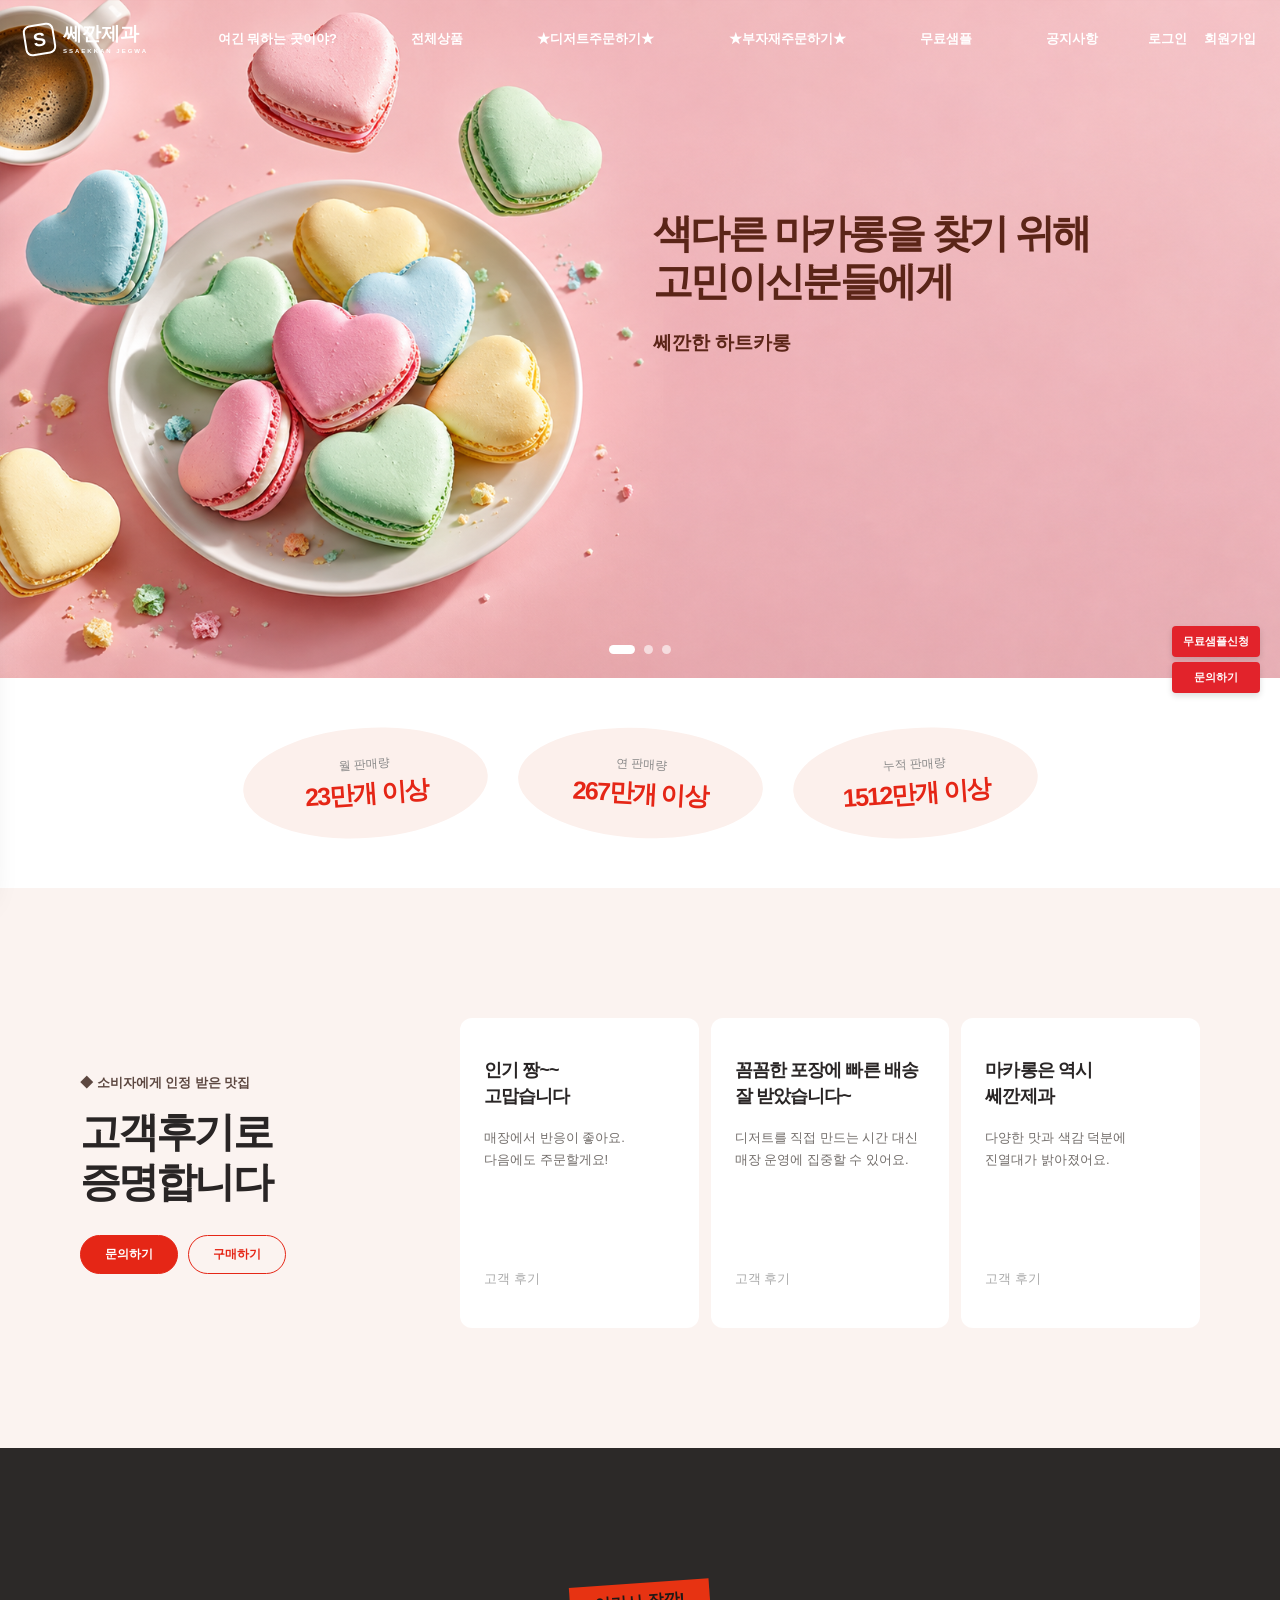
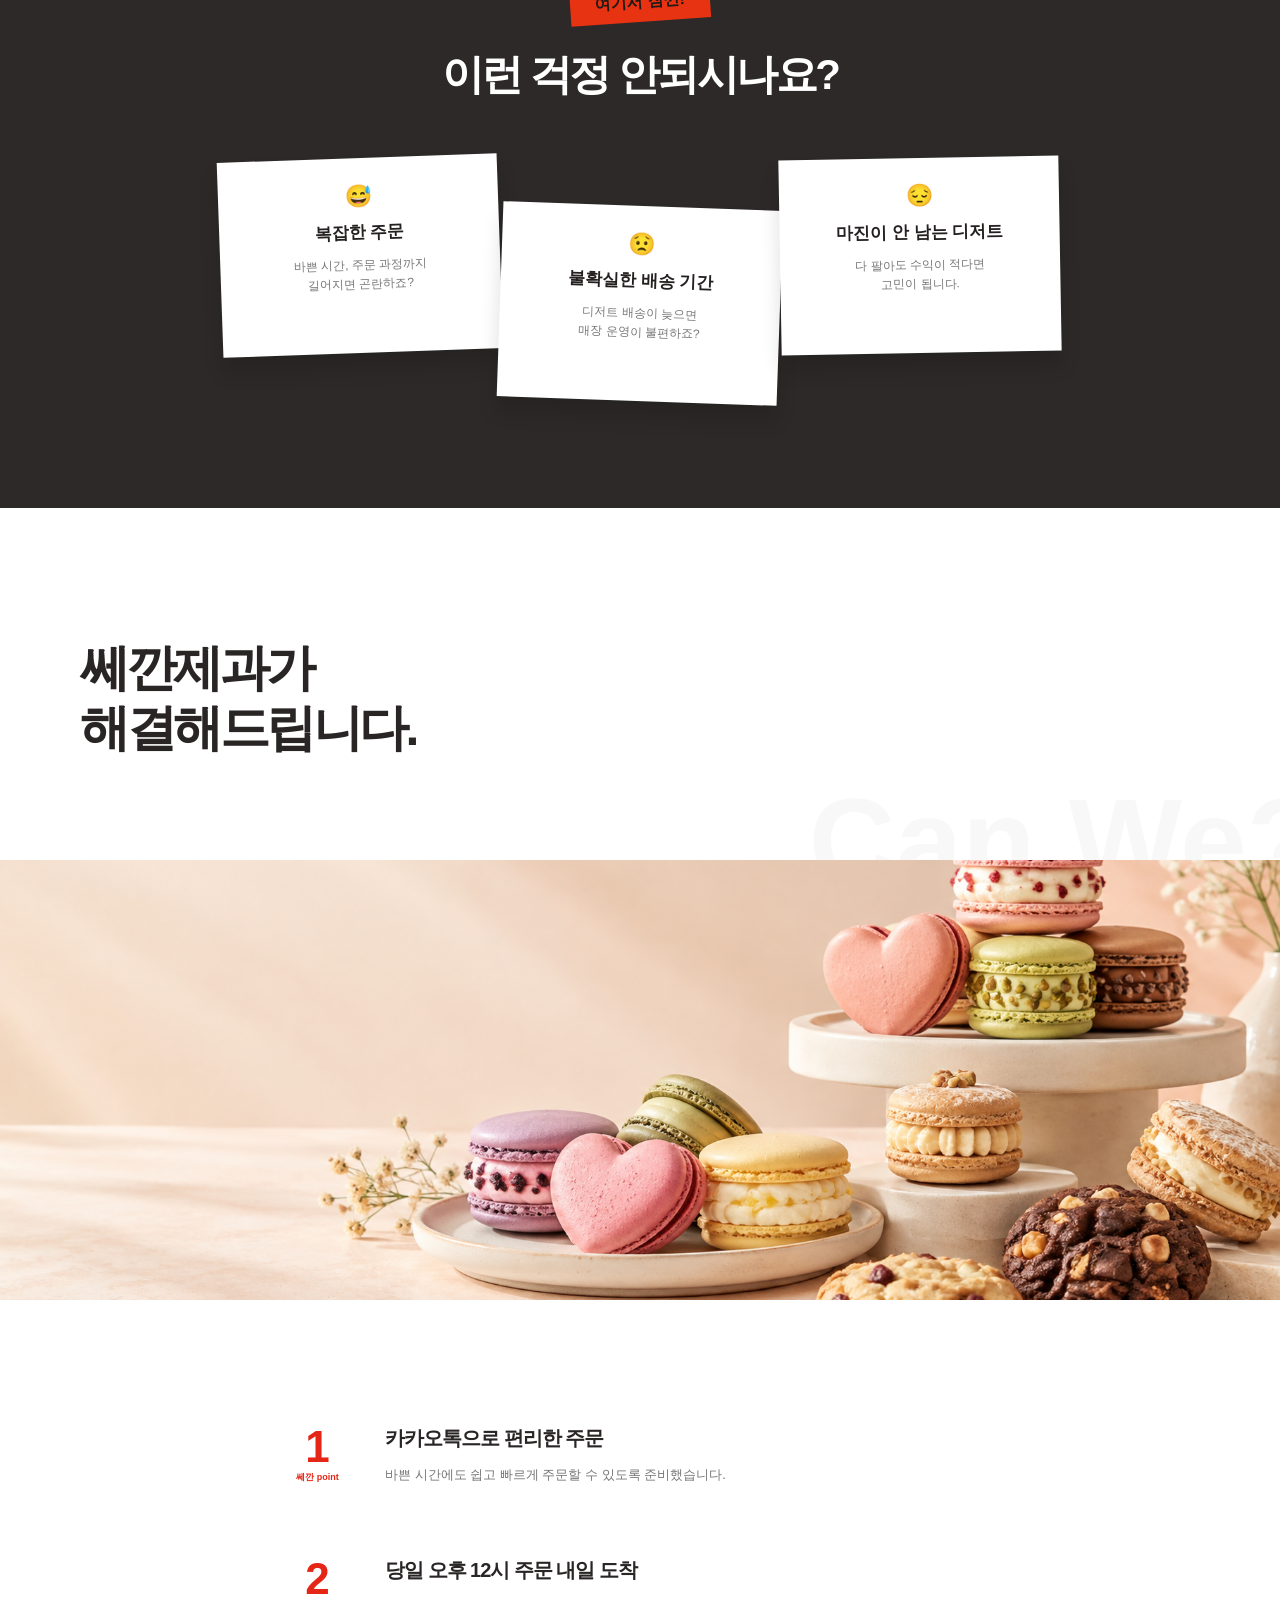
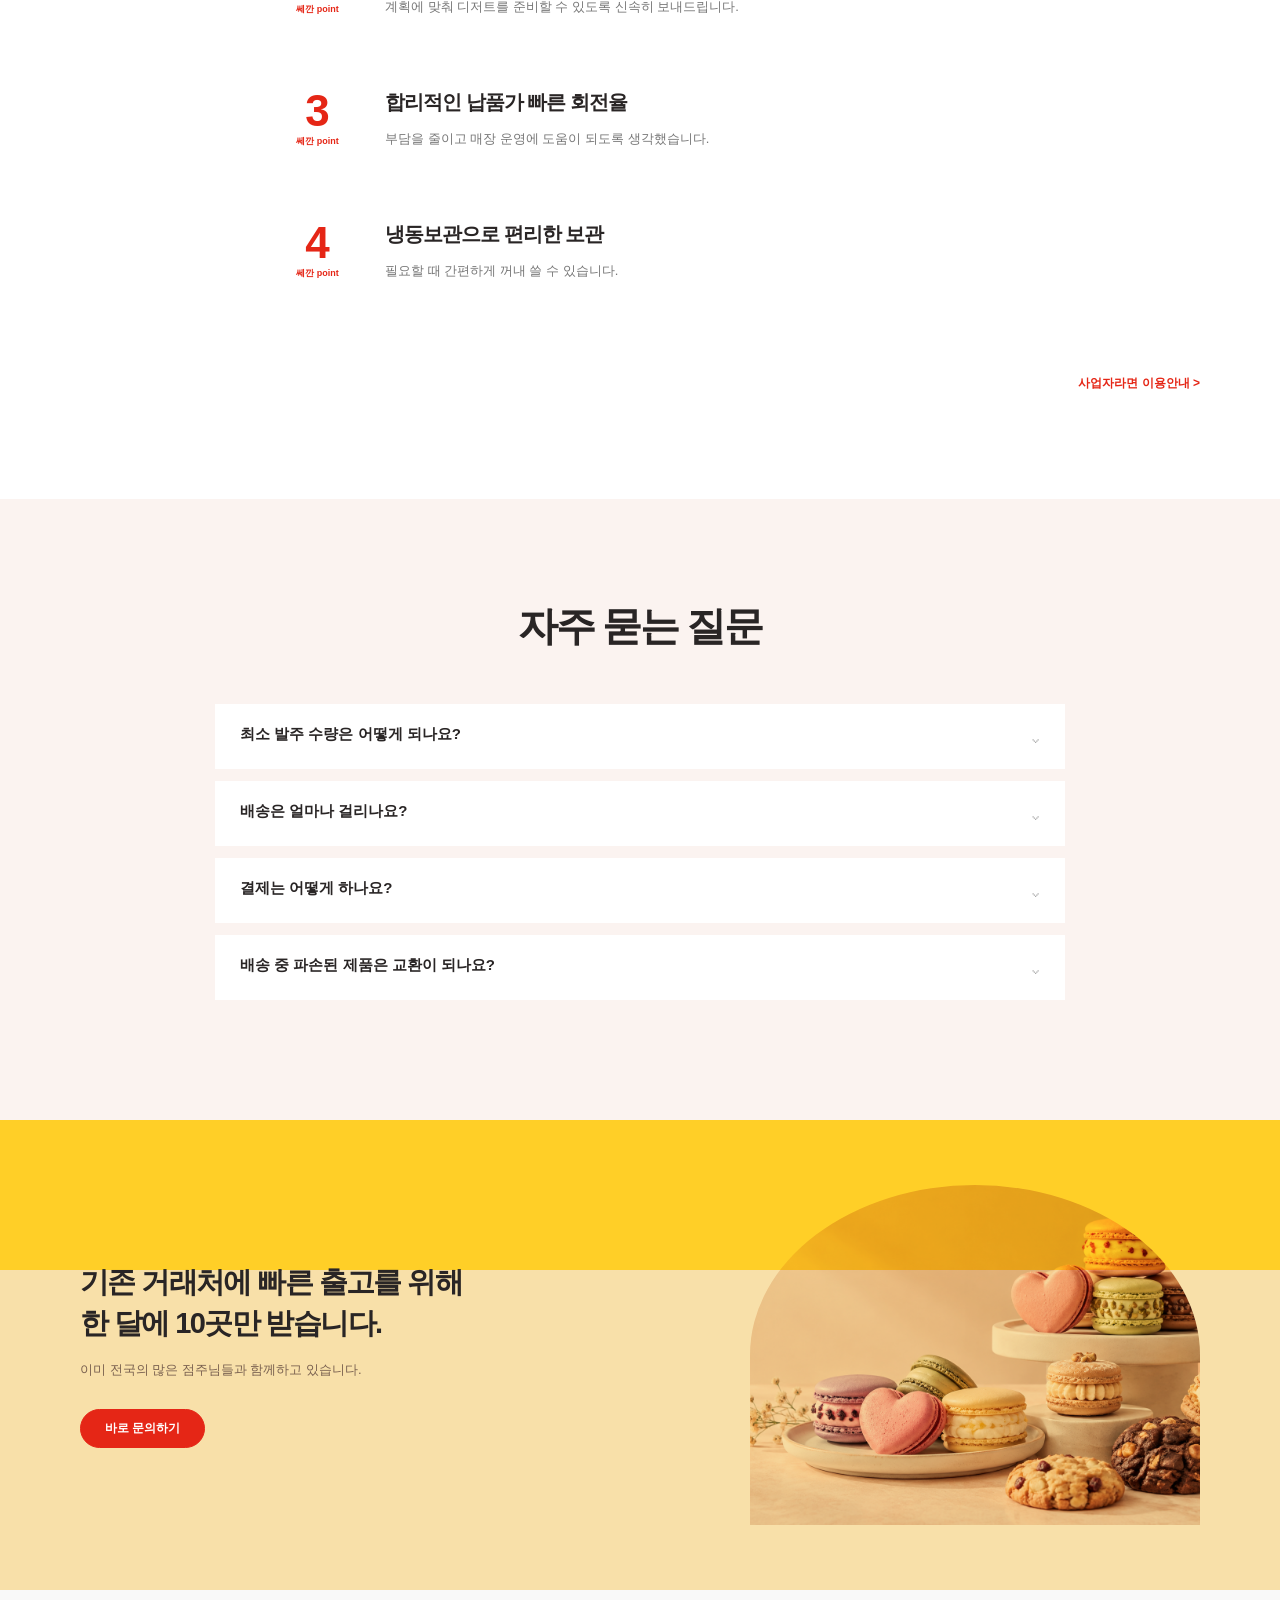
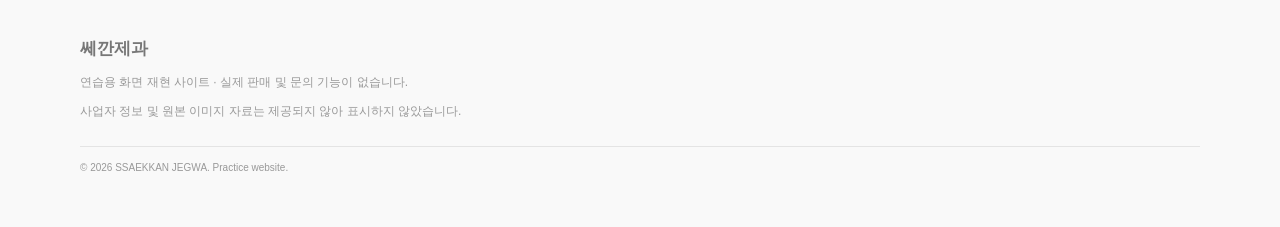
<file: index.html>
<!doctype html>
<html lang="ko">
<head>
  <meta charset="utf-8">
  <meta name="viewport" content="width=device-width, initial-scale=1">
  <meta name="description" content="쎄깐제과 화면 재현 연습용 정적 사이트">
  <title>쎄깐제과 | 메인</title>
  <link rel="stylesheet" href="./styles.css">
  <script src="./script.js" defer></script>
</head>
<body class="home-page">
  <header class="site-header header-over-hero">
    <div class="header-inner">
      <button class="menu-button" type="button" aria-label="메뉴 열기" aria-expanded="false" aria-controls="site-menu"><span></span><span></span><span></span></button>
      <a class="brand" href="./index.html" aria-label="쎄깐제과 메인으로"><span class="brand-mark">S</span><span>쎄깐제과<small>SSAEKKAN JEGWA</small></span></a>
      <nav class="desktop-nav" aria-label="주 메뉴">
        <button type="button">여긴 뭐하는 곳이야?</button>
        <a href="./products.html">전체상품</a>
        <button type="button">★디저트주문하기★</button>
        <button type="button">★부자재주문하기★</button>
        <button type="button">무료샘플</button>
        <button type="button">공지사항</button>
      </nav>
      <div class="account-actions"><button type="button">로그인</button><button type="button">회원가입</button></div>
    </div>
  </header>
  <div class="menu-backdrop" hidden></div>
  <aside class="menu-panel" id="site-menu" aria-hidden="true">
    <div class="menu-panel-head"><strong>쎄깐제과</strong><button class="menu-close" type="button" aria-label="메뉴 닫기">×</button></div>
    <div class="menu-panel-links"><button type="button">여긴 뭐하는 곳이야?</button><a href="./products.html">전체상품</a><button type="button">★디저트주문하기★</button><button type="button">★부자재주문하기★</button><button type="button">무료샘플</button><button type="button">공지사항</button></div>
    <div class="menu-panel-foot"><button type="button">로그인</button><button type="button">회원가입</button></div>
  </aside>

  <main>
    <section class="hero-carousel" aria-label="메인 배너" data-carousel>
      <div class="hero-slide slide-pink is-active" data-slide>
        <div class="hero-visual" aria-label="하트 마카롱 배너 이미지 대체 영역"><span class="placeholder-label">메인 배너 이미지 1 필요</span></div>
        <div class="hero-copy"><h1>색다른 마카롱을 찾기 위해<br>고민이신분들에게</h1><p>쎄깐한 하트카롱</p></div>
      </div>
      <div class="hero-slide slide-mint" data-slide>
        <div class="hero-visual" aria-label="인기 마카롱 배너 이미지 대체 영역"><span class="placeholder-label">메인 배너 이미지 2 필요</span></div>
        <div class="hero-copy"><h1>5초에 한 개씩<br>팔리는 인기마카롱</h1><p>쎄깐한 마카롱</p></div>
      </div>
      <div class="hero-slide slide-cream" data-slide>
        <div class="hero-visual" aria-label="뚱카롱 배너 이미지 대체 영역"><span class="placeholder-label">메인 배너 이미지 3 필요</span></div>
        <div class="hero-copy"><h1>수제 디저트의 즐거움을<br>매장 곳곳에</h1><p>쎄깐한 뚱카롱</p></div>
      </div>
      <button class="carousel-arrow prev" type="button" aria-label="이전 배너">‹</button>
      <button class="carousel-arrow next" type="button" aria-label="다음 배너">›</button>
      <div class="carousel-dots" aria-label="배너 선택"><button class="is-active" type="button" aria-label="첫 번째 배너" aria-current="true"></button><button type="button" aria-label="두 번째 배너"></button><button type="button" aria-label="세 번째 배너"></button></div>
    </section>

    <section class="stats-section section-shell" aria-label="쎄깐제과 소개 수치">
      <div class="stat"><span>월 판매량</span><strong>23만개 이상</strong></div><div class="stat"><span>연 판매량</span><strong>267만개 이상</strong></div><div class="stat"><span>누적 판매량</span><strong>1512만개 이상</strong></div>
    </section>

    <section class="review-section">
      <div class="section-shell review-layout"><div class="review-heading"><span class="eyebrow">◆ 소비자에게 인정 받은 맛집</span><h2>고객후기로<br>증명합니다</h2><div class="pill-actions"><button class="pill solid" type="button">문의하기</button><button class="pill outline" type="button">구매하기</button></div></div>
        <div class="review-cards"><article class="review-card"><h3>인기 짱~~<br>고맙습니다</h3><p>매장에서 반응이 좋아요.<br>다음에도 주문할게요!</p><small>고객 후기</small></article><article class="review-card"><h3>꼼꼼한 포장에 빠른 배송<br>잘 받았습니다~</h3><p>디저트를 직접 만드는 시간 대신<br>매장 운영에 집중할 수 있어요.</p><small>고객 후기</small></article><article class="review-card"><h3>마카롱은 역시<br>쎄깐제과</h3><p>다양한 맛과 색감 덕분에<br>진열대가 밝아졌어요.</p><small>고객 후기</small></article></div>
      </div>
    </section>

    <section class="worry-section"><div class="section-shell"><span class="tilt-label">여기서 잠깐!</span><h2>이런 걱정 안되시나요?</h2><div class="worry-cards"><div class="worry-card"><span class="emoji">😅</span><strong>복잡한 주문</strong><p>바쁜 시간, 주문 과정까지<br>길어지면 곤란하죠?</p></div><div class="worry-card"><span class="emoji">😟</span><strong>불확실한 배송 기간</strong><p>디저트 배송이 늦으면<br>매장 운영이 불편하죠?</p></div><div class="worry-card"><span class="emoji">😔</span><strong>마진이 안 남는 디저트</strong><p>다 팔아도 수익이 적다면<br>고민이 됩니다.</p></div></div></div></section>

    <section class="solution-intro"><div class="section-shell"><h2>쎄깐제과가<br>해결해드립니다.</h2><span class="ghost-text">Can We?</span></div></section>
    <div class="wide-image-placeholder" role="img" aria-label="마카롱 제품 연출 이미지 대체 영역"><span>제품 연출 이미지 필요 · 가로형</span></div>

    <section class="benefits-section section-shell"><ol class="benefits-list"><li><span class="benefit-number">1<small>쎄깐 point</small></span><div><h3>카카오톡으로 편리한 주문</h3><p>바쁜 시간에도 쉽고 빠르게 주문할 수 있도록 준비했습니다.</p></div></li><li><span class="benefit-number">2<small>쎄깐 point</small></span><div><h3>당일 오후 12시 주문 내일 도착</h3><p>계획에 맞춰 디저트를 준비할 수 있도록 신속히 보내드립니다.</p></div></li><li><span class="benefit-number">3<small>쎄깐 point</small></span><div><h3>합리적인 납품가 빠른 회전율</h3><p>부담을 줄이고 매장 운영에 도움이 되도록 생각했습니다.</p></div></li><li><span class="benefit-number">4<small>쎄깐 point</small></span><div><h3>냉동보관으로 편리한 보관</h3><p>필요할 때 간편하게 꺼내 쓸 수 있습니다.</p></div></li></ol><p class="tax-note">사업자라면 이용안내 &gt;</p></section>

    <section class="faq-section"><div class="section-shell"><h2>자주 묻는 질문</h2><div class="faq-list"><div>최소 발주 수량은 어떻게 되나요?<span>⌄</span></div><div>배송은 얼마나 걸리나요?<span>⌄</span></div><div>결제는 어떻게 하나요?<span>⌄</span></div><div>배송 중 파손된 제품은 교환이 되나요?<span>⌄</span></div></div></div></section>

    <section class="closing-banner"><div class="section-shell closing-layout"><div><h2>기존 거래처에 빠른 출고를 위해<br>한 달에 10곳만 받습니다.</h2><p>이미 전국의 많은 점주님들과 함께하고 있습니다.</p><button class="pill solid" type="button">바로 문의하기</button></div><div class="closing-image" role="img" aria-label="디저트 제품 이미지 대체 영역">제품 이미지 필요</div></div></section>
  </main>
  <footer class="site-footer"><div class="section-shell"><strong>쎄깐제과</strong><p>연습용 화면 재현 사이트 · 실제 판매 및 문의 기능이 없습니다.</p><p>사업자 정보 및 원본 이미지 자료는 제공되지 않아 표시하지 않았습니다.</p><div class="footer-line"></div><small>© 2026 SSAEKKAN JEGWA. Practice website.</small></div></footer>
  <div class="floating-actions" aria-label="화면 장식용 빠른 메뉴"><button type="button">무료샘플신청</button><button type="button">문의하기</button></div>
</body>
</html>
</file>
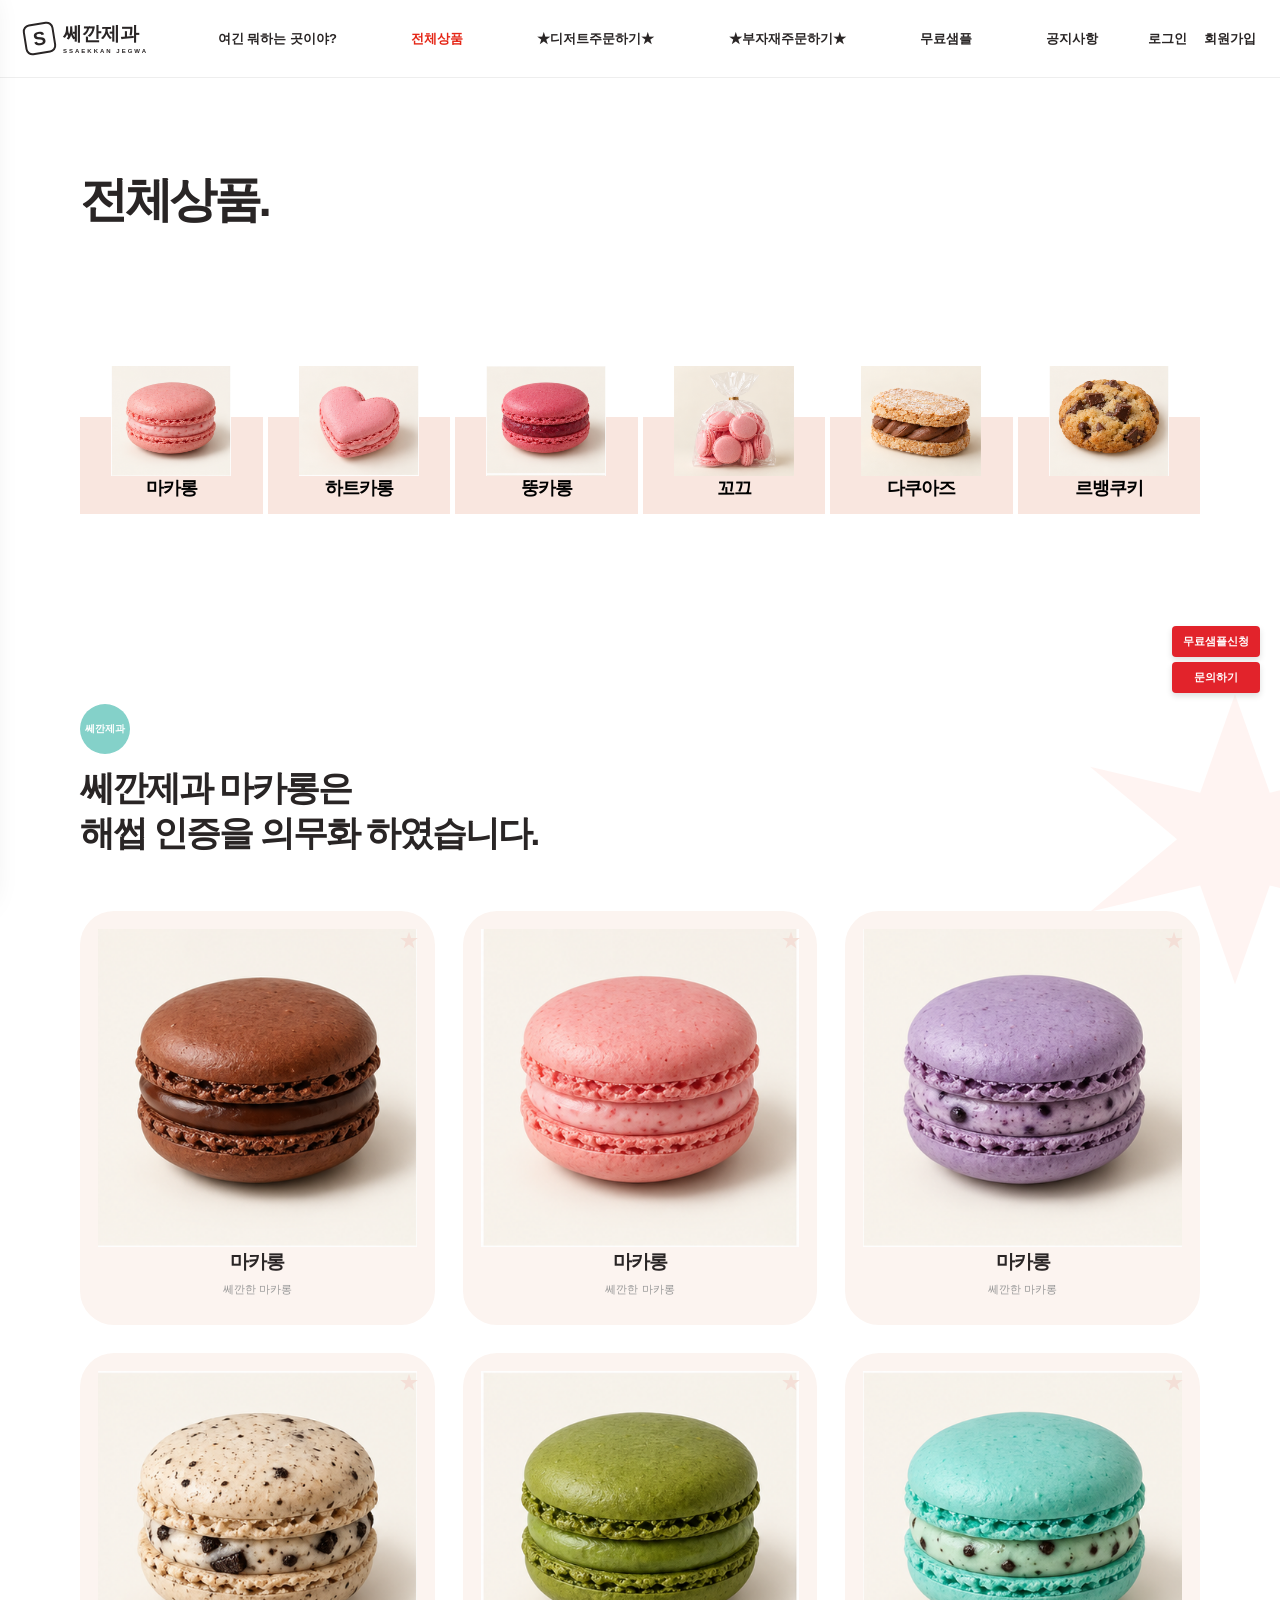
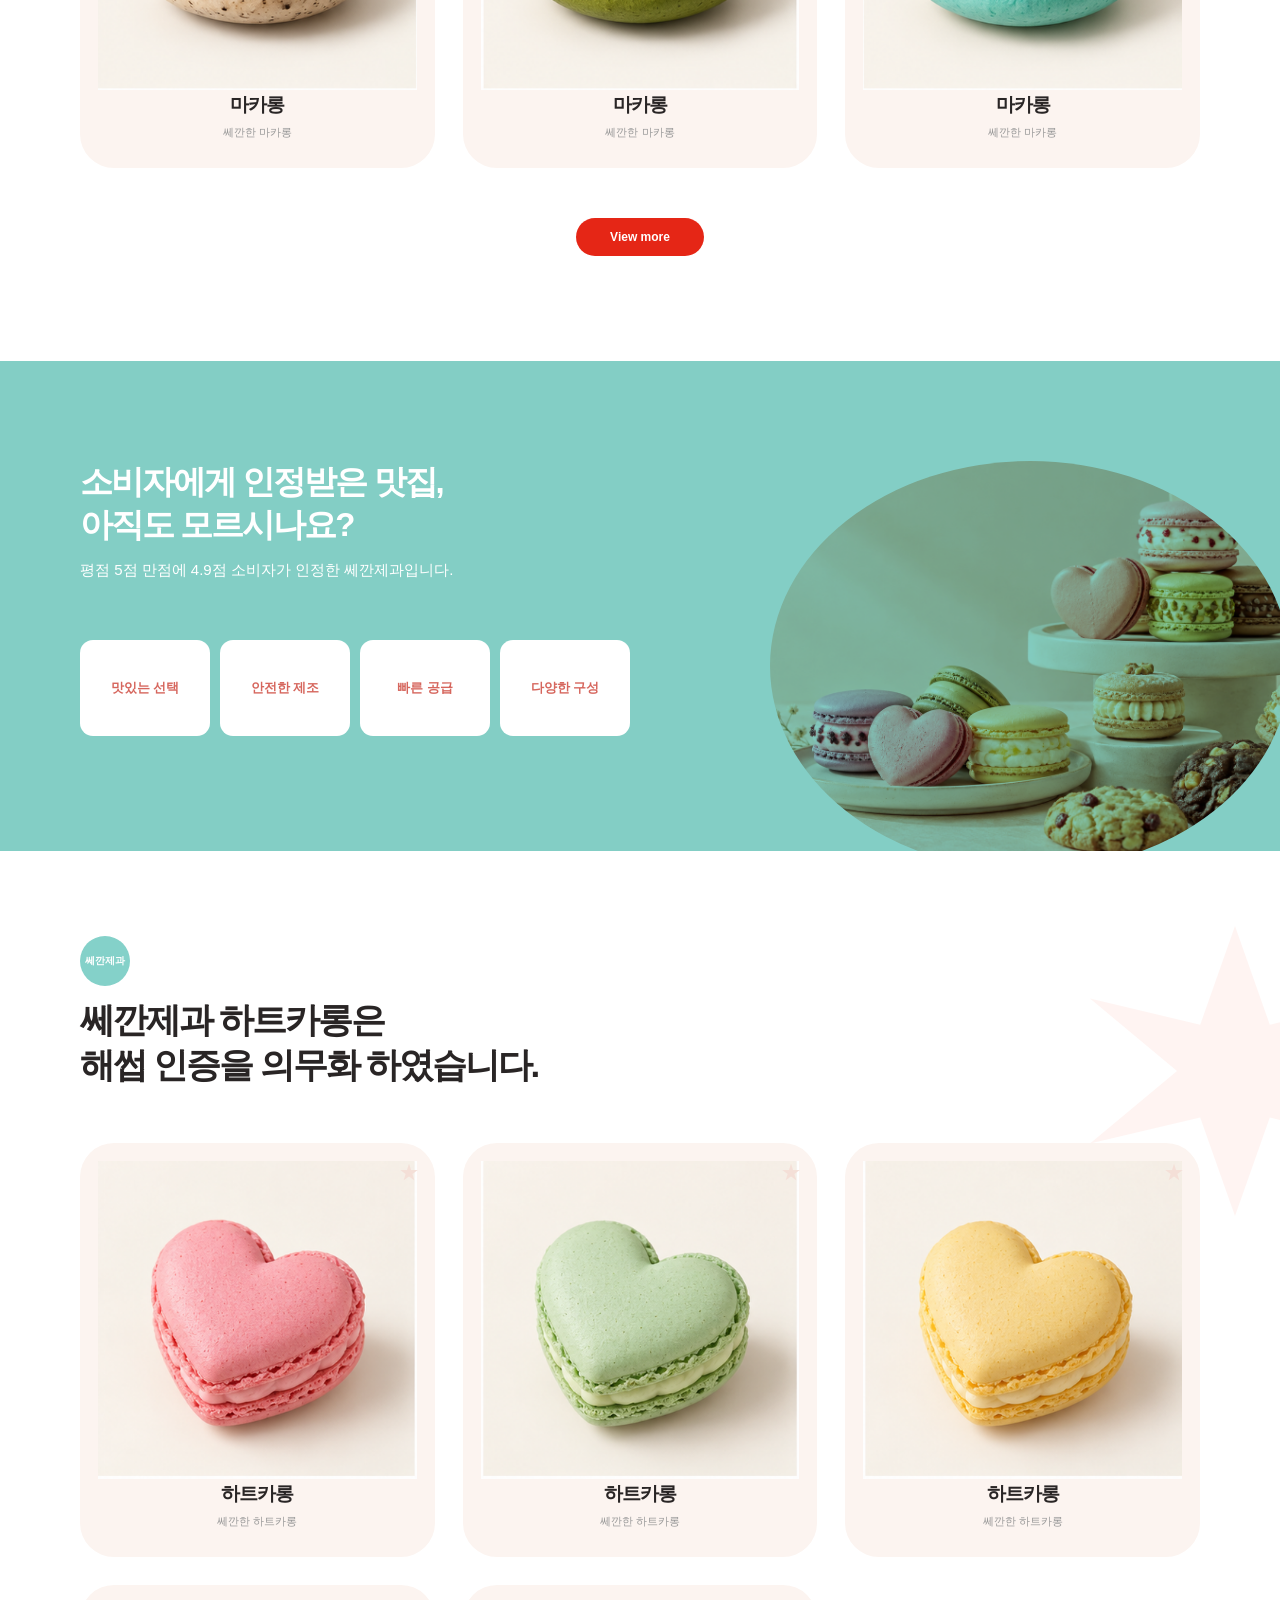
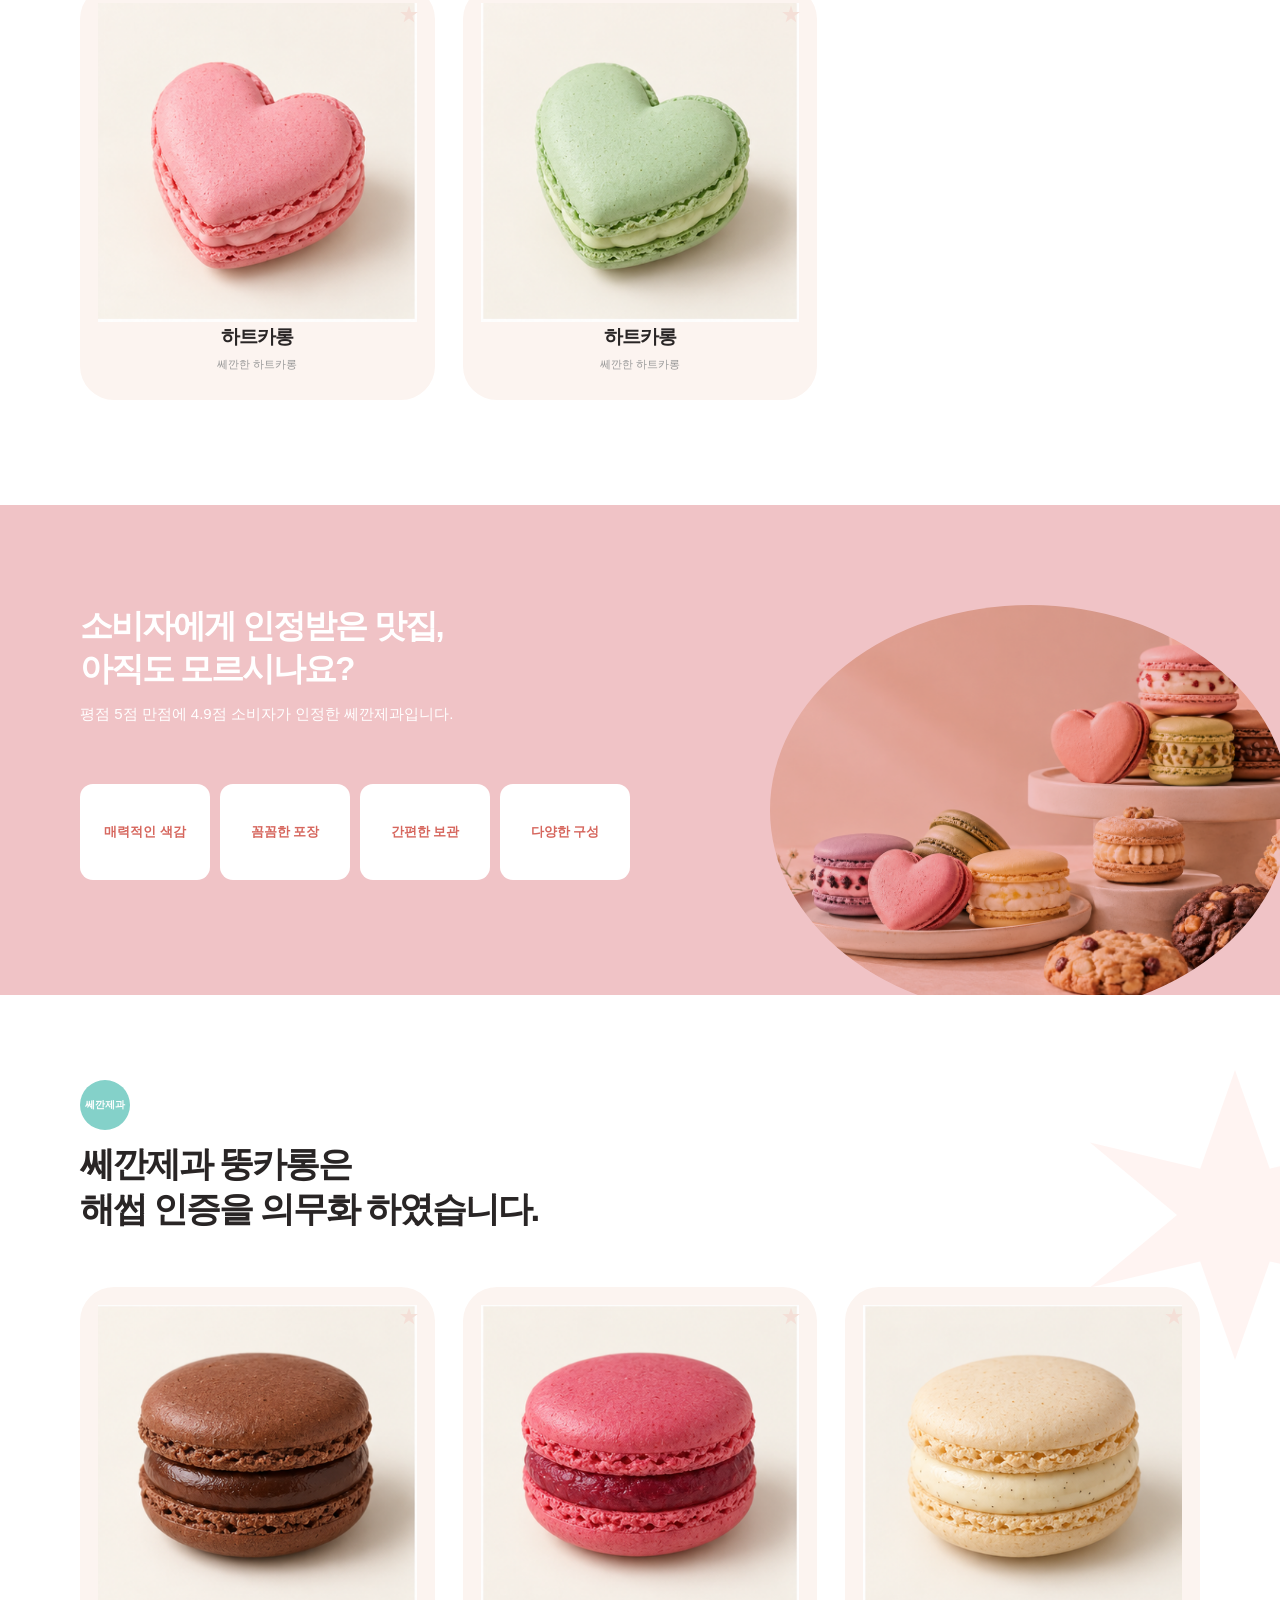
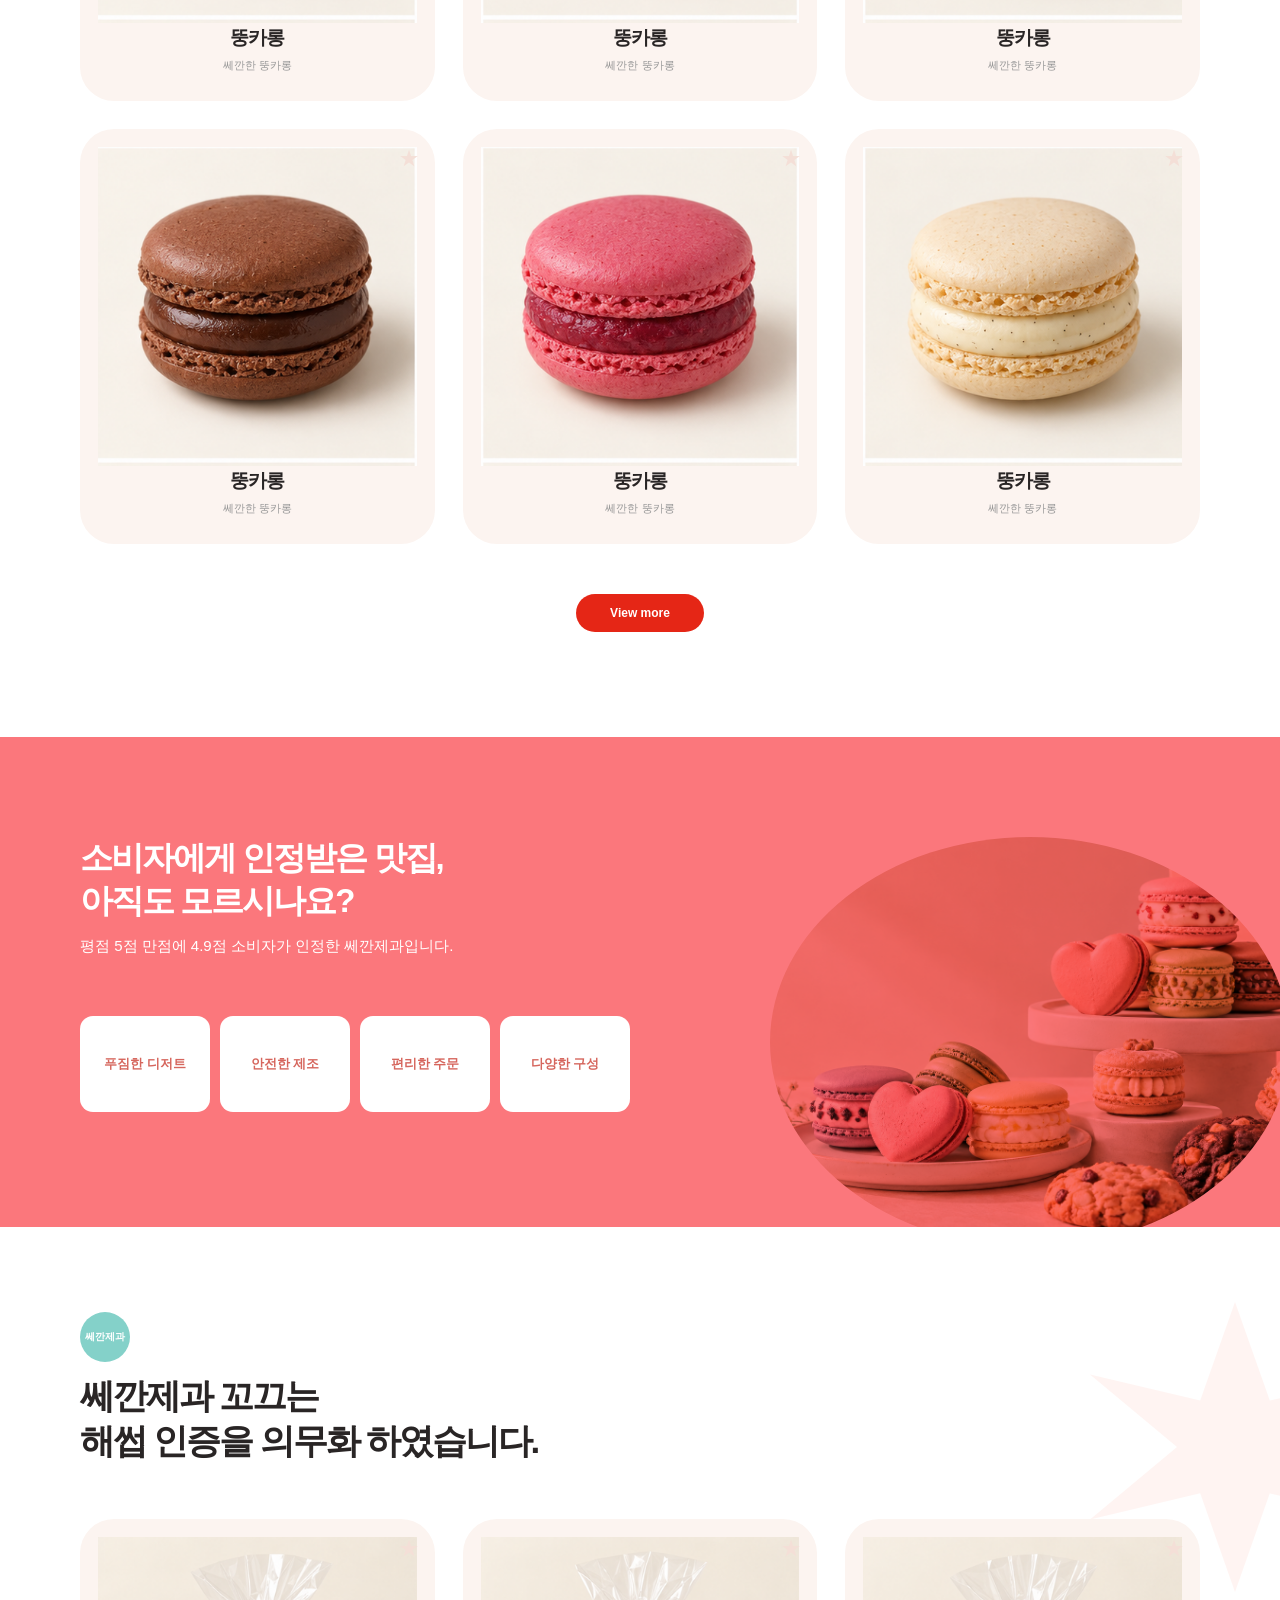
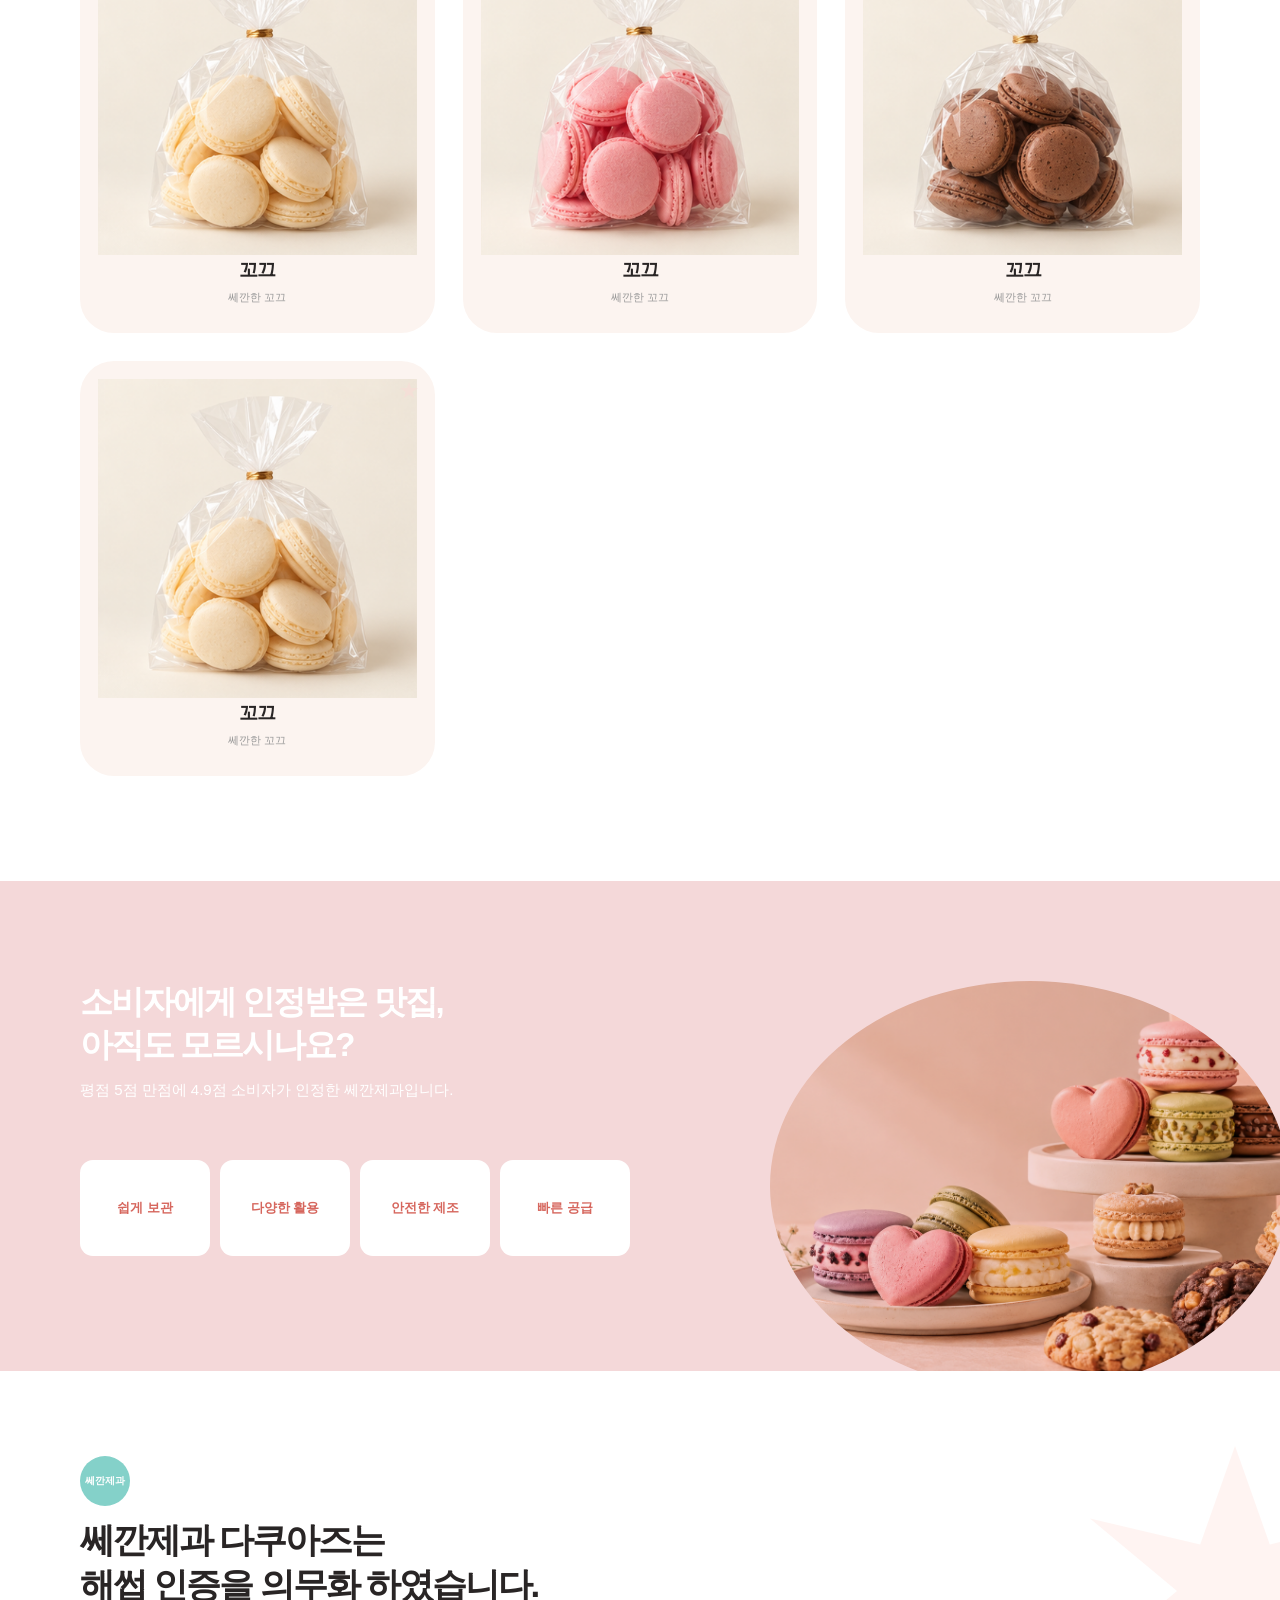
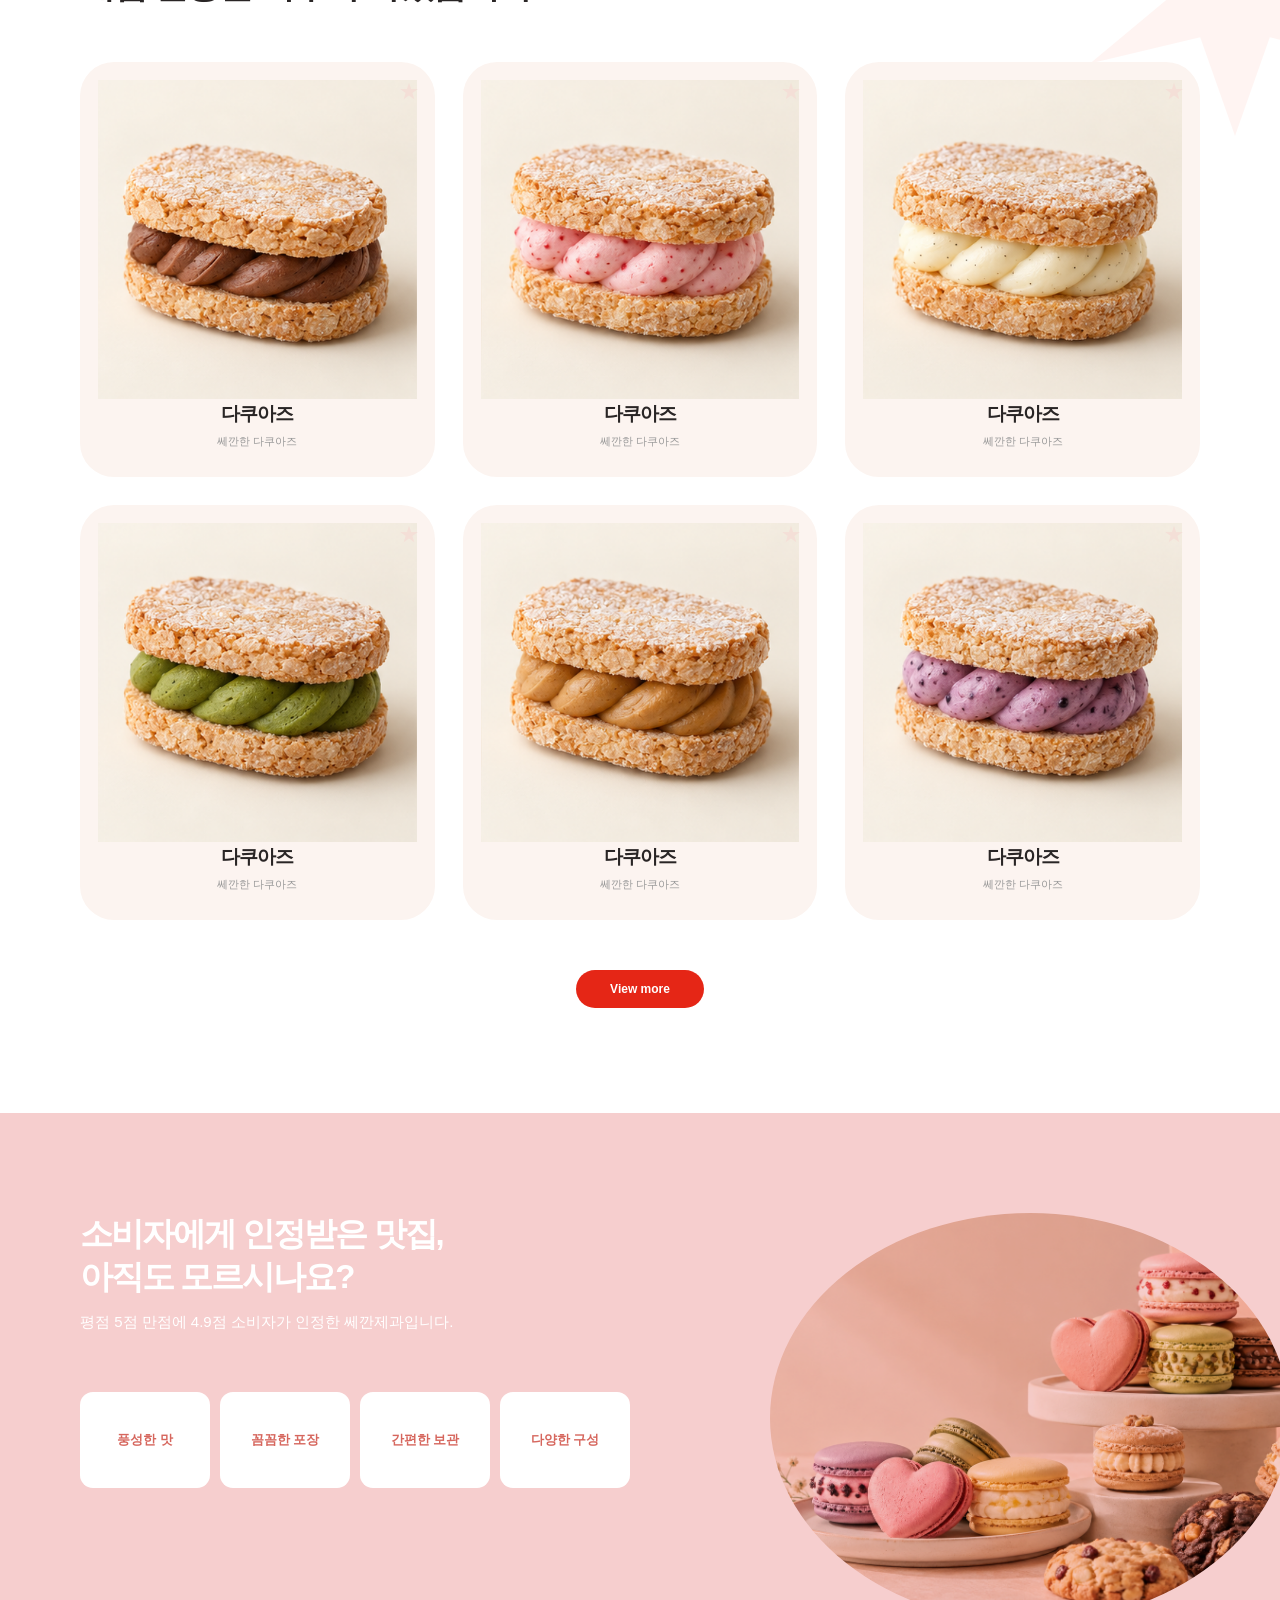
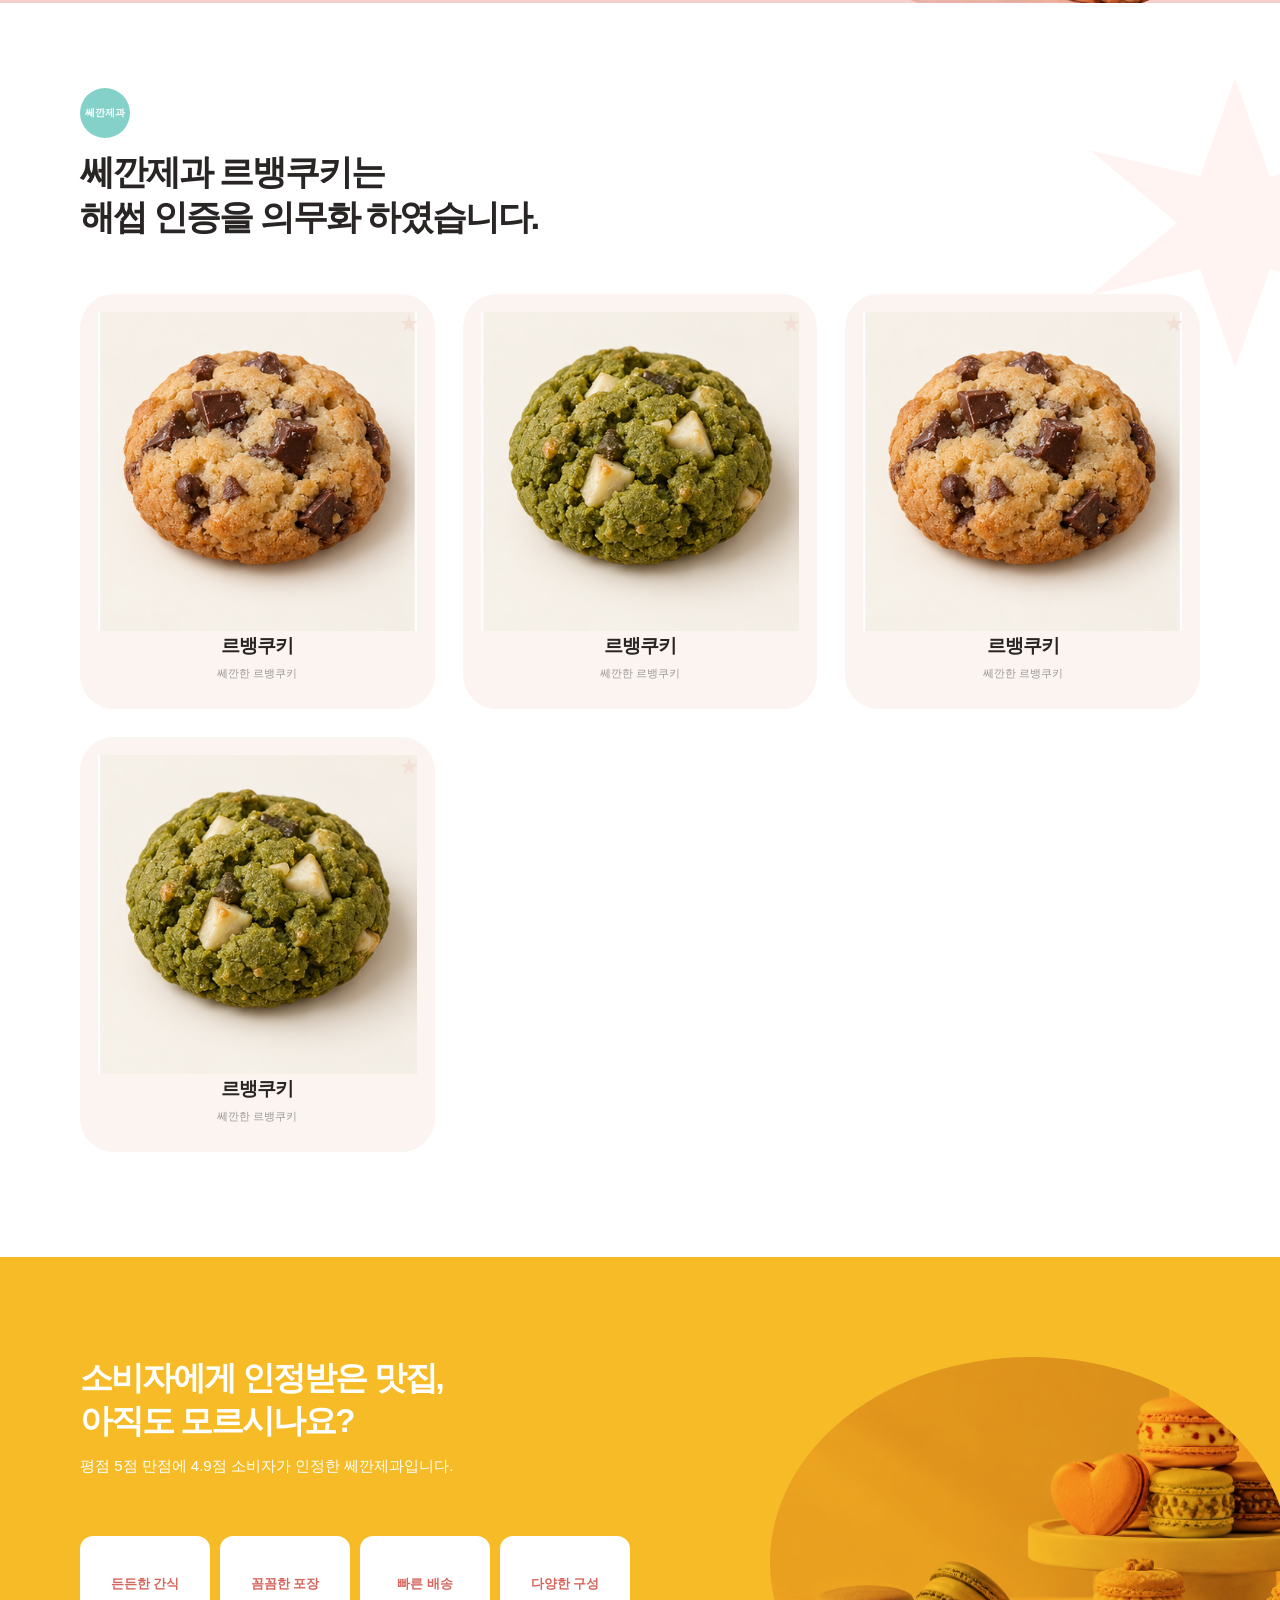
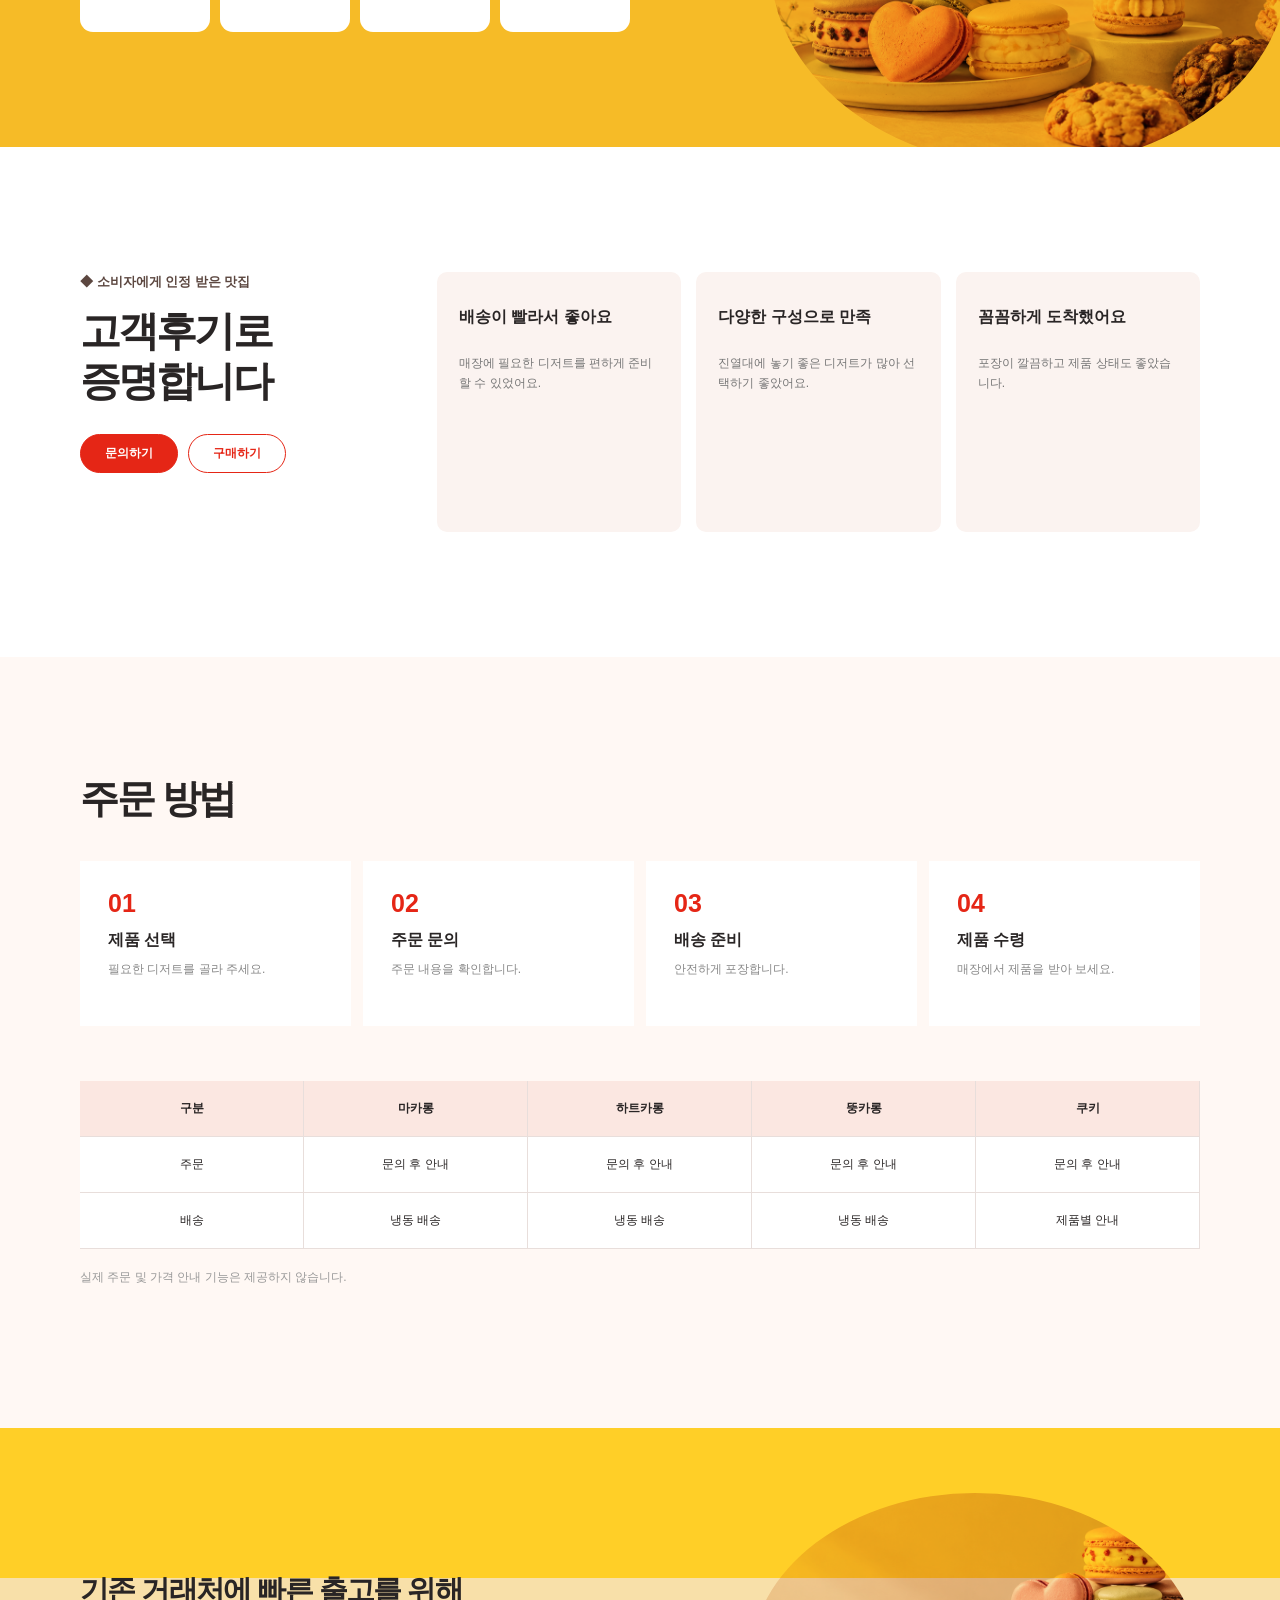
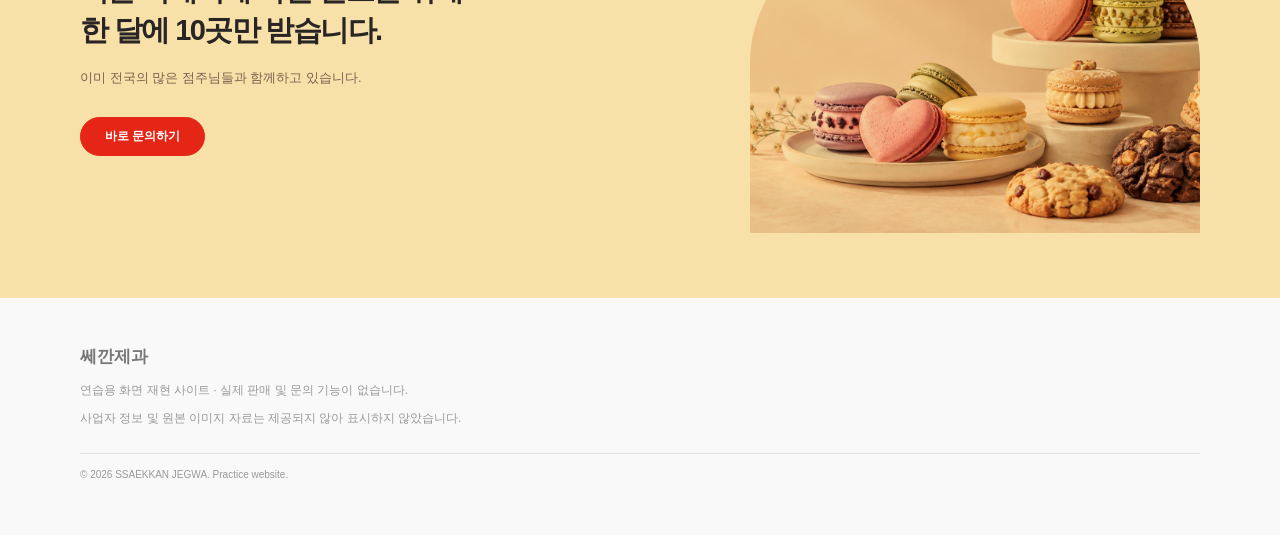
<file: products.html>
<!doctype html>
<html lang="ko">
<head>
  <meta charset="utf-8"><meta name="viewport" content="width=device-width, initial-scale=1">
  <meta name="description" content="쎄깐제과 전체상품 화면 재현 연습용 정적 사이트">
  <title>쎄깐제과 | 전체상품</title>
  <link rel="stylesheet" href="./styles.css"><script src="./script.js" defer></script>
</head>
<body class="products-page">
  <header class="site-header"><div class="header-inner"><button class="menu-button" type="button" aria-label="메뉴 열기" aria-expanded="false" aria-controls="site-menu"><span></span><span></span><span></span></button><a class="brand" href="./index.html" aria-label="쎄깐제과 메인으로"><span class="brand-mark">S</span><span>쎄깐제과<small>SSAEKKAN JEGWA</small></span></a><nav class="desktop-nav" aria-label="주 메뉴"><button type="button">여긴 뭐하는 곳이야?</button><a class="current" href="./products.html" aria-current="page">전체상품</a><button type="button">★디저트주문하기★</button><button type="button">★부자재주문하기★</button><button type="button">무료샘플</button><button type="button">공지사항</button></nav><div class="account-actions"><button type="button">로그인</button><button type="button">회원가입</button></div></div></header>
  <div class="menu-backdrop" hidden></div><aside class="menu-panel" id="site-menu" aria-hidden="true"><div class="menu-panel-head"><strong>쎄깐제과</strong><button class="menu-close" type="button" aria-label="메뉴 닫기">×</button></div><div class="menu-panel-links"><button type="button">여긴 뭐하는 곳이야?</button><a href="./products.html">전체상품</a><button type="button">★디저트주문하기★</button><button type="button">★부자재주문하기★</button><button type="button">무료샘플</button><button type="button">공지사항</button></div><div class="menu-panel-foot"><button type="button">로그인</button><button type="button">회원가입</button></div></aside>
  <main>
    <div class="page-heading section-shell"><h1>전체상품.</h1></div>
    <div class="category-strip section-shell" aria-label="상품 분류">
      <button type="button"><span class="category-photo category-macaron"></span><strong>마카롱</strong></button>
      <button type="button"><span class="category-photo category-heart"></span><strong>하트카롱</strong></button>
      <button type="button"><span class="category-photo category-thick"></span><strong>뚱카롱</strong></button>
      <button type="button"><span class="category-photo category-shell"></span><strong>꼬끄</strong></button>
      <button type="button"><span class="category-photo category-dacquoise"></span><strong>다쿠아즈</strong></button>
      <button type="button"><span class="category-photo category-cookie"></span><strong>르뱅쿠키</strong></button>
    </div>
    <section class="product-group" data-tone="mint"><div class="section-shell"><div class="product-heading"><span class="round-kicker">쎄깐제과</span><h2>쎄깐제과 마카롱은<br>해썹 인증을 의무화 하였습니다.</h2></div><div class="product-grid"><article class="product-card"><div class="product-image">마카롱 이미지 필요</div><h3>마카롱</h3><p>쎄깐한 마카롱</p></article><article class="product-card"><div class="product-image">딸기 마카롱 이미지 필요</div><h3>마카롱</h3><p>쎄깐한 마카롱</p></article><article class="product-card"><div class="product-image">블루베리 마카롱 이미지 필요</div><h3>마카롱</h3><p>쎄깐한 마카롱</p></article><article class="product-card"><div class="product-image">쿠키 마카롱 이미지 필요</div><h3>마카롱</h3><p>쎄깐한 마카롱</p></article><article class="product-card"><div class="product-image">녹차 마카롱 이미지 필요</div><h3>마카롱</h3><p>쎄깐한 마카롱</p></article><article class="product-card"><div class="product-image">민트 마카롱 이미지 필요</div><h3>마카롱</h3><p>쎄깐한 마카롱</p></article></div><button class="view-more" type="button">View more</button></div></section>
    <section class="feature-band band-mint"><div class="section-shell"><h2>소비자에게 인정받은 맛집,<br>아직도 모르시나요?</h2><p>평점 5점 만점에 4.9점 소비자가 인정한 쎄깐제과입니다.</p><div class="feature-icons"><span>맛있는 선택</span><span>안전한 제조</span><span>빠른 공급</span><span>다양한 구성</span></div><div class="band-image">마카롱 연출 이미지 필요</div></div></section>
    <section class="product-group" data-tone="rose"><div class="section-shell"><div class="product-heading"><span class="round-kicker">쎄깐제과</span><h2>쎄깐제과 하트카롱은<br>해썹 인증을 의무화 하였습니다.</h2></div><div class="product-grid"><article class="product-card"><div class="product-image">하트카롱 이미지 필요</div><h3>하트카롱</h3><p>쎄깐한 하트카롱</p></article><article class="product-card"><div class="product-image">하트카롱 이미지 필요</div><h3>하트카롱</h3><p>쎄깐한 하트카롱</p></article><article class="product-card"><div class="product-image">하트카롱 이미지 필요</div><h3>하트카롱</h3><p>쎄깐한 하트카롱</p></article><article class="product-card"><div class="product-image">하트카롱 이미지 필요</div><h3>하트카롱</h3><p>쎄깐한 하트카롱</p></article><article class="product-card"><div class="product-image">하트카롱 이미지 필요</div><h3>하트카롱</h3><p>쎄깐한 하트카롱</p></article></div></div></section>
    <section class="feature-band band-rose"><div class="section-shell"><h2>소비자에게 인정받은 맛집,<br>아직도 모르시나요?</h2><p>평점 5점 만점에 4.9점 소비자가 인정한 쎄깐제과입니다.</p><div class="feature-icons"><span>매력적인 색감</span><span>꼼꼼한 포장</span><span>간편한 보관</span><span>다양한 구성</span></div><div class="band-image">하트카롱 연출 이미지 필요</div></div></section>
    <section class="product-group" data-tone="coral"><div class="section-shell"><div class="product-heading"><span class="round-kicker">쎄깐제과</span><h2>쎄깐제과 뚱카롱은<br>해썹 인증을 의무화 하였습니다.</h2></div><div class="product-grid"><article class="product-card"><div class="product-image">뚱카롱 이미지 필요</div><h3>뚱카롱</h3><p>쎄깐한 뚱카롱</p></article><article class="product-card"><div class="product-image">뚱카롱 이미지 필요</div><h3>뚱카롱</h3><p>쎄깐한 뚱카롱</p></article><article class="product-card"><div class="product-image">뚱카롱 이미지 필요</div><h3>뚱카롱</h3><p>쎄깐한 뚱카롱</p></article><article class="product-card"><div class="product-image">뚱카롱 이미지 필요</div><h3>뚱카롱</h3><p>쎄깐한 뚱카롱</p></article><article class="product-card"><div class="product-image">뚱카롱 이미지 필요</div><h3>뚱카롱</h3><p>쎄깐한 뚱카롱</p></article><article class="product-card"><div class="product-image">뚱카롱 이미지 필요</div><h3>뚱카롱</h3><p>쎄깐한 뚱카롱</p></article></div><button class="view-more" type="button">View more</button></div></section>
    <section class="feature-band band-coral"><div class="section-shell"><h2>소비자에게 인정받은 맛집,<br>아직도 모르시나요?</h2><p>평점 5점 만점에 4.9점 소비자가 인정한 쎄깐제과입니다.</p><div class="feature-icons"><span>푸짐한 디저트</span><span>안전한 제조</span><span>편리한 주문</span><span>다양한 구성</span></div><div class="band-image">뚱카롱 연출 이미지 필요</div></div></section>
    <section class="product-group" data-tone="blush"><div class="section-shell"><div class="product-heading"><span class="round-kicker">쎄깐제과</span><h2>쎄깐제과 꼬끄는<br>해썹 인증을 의무화 하였습니다.</h2></div><div class="product-grid"><article class="product-card"><div class="product-image">꼬끄 이미지 필요</div><h3>꼬끄</h3><p>쎄깐한 꼬끄</p></article><article class="product-card"><div class="product-image">꼬끄 이미지 필요</div><h3>꼬끄</h3><p>쎄깐한 꼬끄</p></article><article class="product-card"><div class="product-image">꼬끄 이미지 필요</div><h3>꼬끄</h3><p>쎄깐한 꼬끄</p></article><article class="product-card"><div class="product-image">꼬끄 이미지 필요</div><h3>꼬끄</h3><p>쎄깐한 꼬끄</p></article></div></div></section>
    <section class="feature-band band-blush"><div class="section-shell"><h2>소비자에게 인정받은 맛집,<br>아직도 모르시나요?</h2><p>평점 5점 만점에 4.9점 소비자가 인정한 쎄깐제과입니다.</p><div class="feature-icons"><span>쉽게 보관</span><span>다양한 활용</span><span>안전한 제조</span><span>빠른 공급</span></div><div class="band-image">꼬끄 연출 이미지 필요</div></div></section>
    <section class="product-group" data-tone="apricot"><div class="section-shell"><div class="product-heading"><span class="round-kicker">쎄깐제과</span><h2>쎄깐제과 다쿠아즈는<br>해썹 인증을 의무화 하였습니다.</h2></div><div class="product-grid"><article class="product-card"><div class="product-image">다쿠아즈 이미지 필요</div><h3>다쿠아즈</h3><p>쎄깐한 다쿠아즈</p></article><article class="product-card"><div class="product-image">다쿠아즈 이미지 필요</div><h3>다쿠아즈</h3><p>쎄깐한 다쿠아즈</p></article><article class="product-card"><div class="product-image">다쿠아즈 이미지 필요</div><h3>다쿠아즈</h3><p>쎄깐한 다쿠아즈</p></article><article class="product-card"><div class="product-image">다쿠아즈 이미지 필요</div><h3>다쿠아즈</h3><p>쎄깐한 다쿠아즈</p></article><article class="product-card"><div class="product-image">다쿠아즈 이미지 필요</div><h3>다쿠아즈</h3><p>쎄깐한 다쿠아즈</p></article><article class="product-card"><div class="product-image">다쿠아즈 이미지 필요</div><h3>다쿠아즈</h3><p>쎄깐한 다쿠아즈</p></article></div><button class="view-more" type="button">View more</button></div></section>
    <section class="feature-band band-apricot"><div class="section-shell"><h2>소비자에게 인정받은 맛집,<br>아직도 모르시나요?</h2><p>평점 5점 만점에 4.9점 소비자가 인정한 쎄깐제과입니다.</p><div class="feature-icons"><span>풍성한 맛</span><span>꼼꼼한 포장</span><span>간편한 보관</span><span>다양한 구성</span></div><div class="band-image">다쿠아즈 연출 이미지 필요</div></div></section>
    <section class="product-group" data-tone="gold"><div class="section-shell"><div class="product-heading"><span class="round-kicker">쎄깐제과</span><h2>쎄깐제과 르뱅쿠키는<br>해썹 인증을 의무화 하였습니다.</h2></div><div class="product-grid"><article class="product-card"><div class="product-image">쿠키 이미지 필요</div><h3>르뱅쿠키</h3><p>쎄깐한 르뱅쿠키</p></article><article class="product-card"><div class="product-image">쿠키 이미지 필요</div><h3>르뱅쿠키</h3><p>쎄깐한 르뱅쿠키</p></article><article class="product-card"><div class="product-image">쿠키 이미지 필요</div><h3>르뱅쿠키</h3><p>쎄깐한 르뱅쿠키</p></article><article class="product-card"><div class="product-image">쿠키 이미지 필요</div><h3>르뱅쿠키</h3><p>쎄깐한 르뱅쿠키</p></article></div></div></section>
    <section class="feature-band band-gold"><div class="section-shell"><h2>소비자에게 인정받은 맛집,<br>아직도 모르시나요?</h2><p>평점 5점 만점에 4.9점 소비자가 인정한 쎄깐제과입니다.</p><div class="feature-icons"><span>든든한 간식</span><span>꼼꼼한 포장</span><span>빠른 배송</span><span>다양한 구성</span></div><div class="band-image">쿠키 연출 이미지 필요</div></div></section>
    <section class="product-review section-shell"><div><span class="eyebrow">◆ 소비자에게 인정 받은 맛집</span><h2>고객후기로<br>증명합니다</h2><div class="pill-actions"><button class="pill solid" type="button">문의하기</button><button class="pill outline" type="button">구매하기</button></div></div><div class="mini-review"><strong>배송이 빨라서 좋아요</strong><p>매장에 필요한 디저트를 편하게 준비할 수 있었어요.</p></div><div class="mini-review"><strong>다양한 구성으로 만족</strong><p>진열대에 놓기 좋은 디저트가 많아 선택하기 좋았어요.</p></div><div class="mini-review"><strong>꼼꼼하게 도착했어요</strong><p>포장이 깔끔하고 제품 상태도 좋았습니다.</p></div></section>
    <section class="ordering-section"><div class="section-shell"><h2>주문 방법</h2><div class="ordering-steps"><div><b>01</b><strong>제품 선택</strong><p>필요한 디저트를 골라 주세요.</p></div><div><b>02</b><strong>주문 문의</strong><p>주문 내용을 확인합니다.</p></div><div><b>03</b><strong>배송 준비</strong><p>안전하게 포장합니다.</p></div><div><b>04</b><strong>제품 수령</strong><p>매장에서 제품을 받아 보세요.</p></div></div><div class="order-table" aria-label="주문 안내 표"><div><b>구분</b><b>마카롱</b><b>하트카롱</b><b>뚱카롱</b><b>쿠키</b></div><div><span>주문</span><span>문의 후 안내</span><span>문의 후 안내</span><span>문의 후 안내</span><span>문의 후 안내</span></div><div><span>배송</span><span>냉동 배송</span><span>냉동 배송</span><span>냉동 배송</span><span>제품별 안내</span></div></div><p class="ordering-note">실제 주문 및 가격 안내 기능은 제공하지 않습니다.</p></div></section>
    <section class="closing-banner"><div class="section-shell closing-layout"><div><h2>기존 거래처에 빠른 출고를 위해<br>한 달에 10곳만 받습니다.</h2><p>이미 전국의 많은 점주님들과 함께하고 있습니다.</p><button class="pill solid" type="button">바로 문의하기</button></div><div class="closing-image" role="img" aria-label="디저트 제품 이미지 대체 영역">제품 이미지 필요</div></div></section>
  </main>
  <footer class="site-footer"><div class="section-shell"><strong>쎄깐제과</strong><p>연습용 화면 재현 사이트 · 실제 판매 및 문의 기능이 없습니다.</p><p>사업자 정보 및 원본 이미지 자료는 제공되지 않아 표시하지 않았습니다.</p><div class="footer-line"></div><small>© 2026 SSAEKKAN JEGWA. Practice website.</small></div></footer>
  <div class="floating-actions" aria-label="화면 장식용 빠른 메뉴"><button type="button">무료샘플신청</button><button type="button">문의하기</button></div>
</body>
</html>
</file>
<file: styles.css>
:root{--red:#e52616;--deep:#2c2827;--cream:#fcf3ef;--text:#292525;--muted:#77706e;--shell:1120px;font-family:Arial,'Malgun Gothic','맑은 고딕',sans-serif;color:var(--text)}
*{box-sizing:border-box}html{scroll-behavior:smooth}body{margin:0;background:#fff}button,a{-webkit-tap-highlight-color:transparent}button{font:inherit;cursor:pointer}a{color:inherit;text-decoration:none}.section-shell{width:min(var(--shell),calc(100% - 48px));margin-inline:auto}h1,h2,h3,p{margin-top:0}.site-header{height:78px;background:#fff;position:relative;z-index:30}.header-over-hero{position:absolute;inset:0 0 auto;background:transparent;color:#fff}.header-inner{height:100%;width:min(1380px,calc(100% - 48px));margin:auto;display:flex;align-items:center;gap:22px}.brand{display:flex;align-items:center;gap:8px;white-space:nowrap;font-weight:900;font-size:19px;line-height:1}.brand small{display:block;font-size:6px;letter-spacing:2px;font-weight:700;margin-top:5px}.brand-mark{display:grid;place-items:center;width:31px;height:31px;border:2px solid currentColor;border-radius:7px;transform:rotate(-9deg);font-size:19px}.desktop-nav{display:flex;align-items:center;justify-content:space-around;gap:19px;margin-left:20px;flex:1}.desktop-nav a,.desktop-nav button,.account-actions button{color:inherit;background:none;border:0;padding:0;font-size:13px;font-weight:800;white-space:nowrap}.desktop-nav a:hover,.desktop-nav .current{color:var(--red)}.header-over-hero .desktop-nav a:hover{color:#fff;text-decoration:underline}.account-actions{display:flex;gap:17px;margin-left:auto}.menu-button{display:none;background:none;border:0;padding:5px;width:30px;height:30px;flex-direction:column;justify-content:center;gap:5px}.menu-button span{height:2px;width:100%;background:currentColor}.menu-backdrop{position:fixed;inset:0;background:rgba(0,0,0,.47);z-index:80}.menu-backdrop[hidden]{display:none}.menu-panel{position:fixed;z-index:90;top:0;left:0;bottom:0;width:min(390px,88vw);padding:28px 30px;background:#fff;box-shadow:5px 0 30px #0002;transform:translateX(-105%);transition:transform .32s ease;display:flex;flex-direction:column}.menu-open .menu-panel{transform:translateX(0)}.menu-panel-head{display:flex;align-items:center;justify-content:space-between;font-size:25px;padding-bottom:36px}.menu-close{border:0;background:none;font-size:36px;font-weight:200;line-height:1}.menu-panel-links{display:flex;flex-direction:column}.menu-panel-links a,.menu-panel-links button{border:0;border-bottom:1px solid #e8e4e2;background:none;text-align:left;padding:18px 0;font-weight:800;font-size:17px}.menu-panel-foot{margin-top:auto;display:flex;gap:12px}.menu-panel-foot button{border:1px solid #ddd;background:#fff;border-radius:30px;padding:10px 18px;font-size:13px}body.menu-open{overflow:hidden}
.hero-carousel{height:min(700px,53vw);min-height:500px;position:relative;overflow:hidden}.hero-slide{position:absolute;inset:0;opacity:0;transition:opacity .8s ease;pointer-events:none}.hero-slide.is-active{opacity:1;pointer-events:auto}.slide-pink{background:#f6c3c7}.slide-mint{background:#83d0c9}.slide-cream{background:#f7e5d9}.hero-visual{position:absolute;inset:0;background-position:center;background-size:cover}.slide-pink .hero-visual{background-image:url('./assets/hero-heart.png')}.slide-mint .hero-visual{background-image:url('./assets/hero-macaron.png')}.slide-cream .hero-visual{background-image:url('./assets/dessert-banner.png')}.placeholder-label{display:none}.hero-copy{position:absolute;left:51%;top:31%;z-index:2;color:#5b2518}.hero-copy h1{font-size:clamp(28px,3.1vw,52px);line-height:1.19;letter-spacing:-.065em;font-weight:900;margin-bottom:25px}.hero-copy p{font-size:19px;font-weight:800}.slide-cream .hero-copy{left:12%;top:29%}.carousel-arrow{position:absolute;z-index:4;top:50%;transform:translateY(-50%);border:0;background:#fff9;color:#4f3029;font-size:38px;width:44px;height:58px;opacity:0;transition:opacity .2s}.carousel-arrow.prev{left:0}.carousel-arrow.next{right:0}.hero-carousel:hover .carousel-arrow,.carousel-arrow:focus-visible{opacity:1}.carousel-dots{position:absolute;z-index:4;bottom:24px;left:50%;transform:translateX(-50%);display:flex;gap:9px}.carousel-dots button{border:0;border-radius:50%;background:#fff9;width:9px;height:9px;padding:0}.carousel-dots button.is-active{background:#fff;width:26px;border-radius:10px}
.stats-section{display:flex;justify-content:center;align-items:center;gap:30px;min-height:210px}.stat{width:245px;height:110px;background:#fcf0ec;border-radius:50%;display:flex;align-items:center;justify-content:center;flex-direction:column;transform:rotate(-4deg)}.stat:nth-child(2){transform:rotate(3deg)}.stat span{font-size:12px;color:#888}.stat strong{font-size:25px;color:var(--red);margin-top:4px;letter-spacing:-.07em}.review-section{background:#fbf3f0;padding:130px 0 120px}.review-layout{display:grid;grid-template-columns:320px 1fr;gap:60px;align-items:center}.eyebrow{font-size:13px;font-weight:700;color:#5c4740}.eyebrow::first-letter{color:var(--red)}.review-heading h2,.product-review h2{font-size:41px;letter-spacing:-.07em;line-height:1.22;margin:15px 0 28px}.pill-actions{display:flex;gap:10px}.pill{border-radius:99px;padding:10px 24px;font-size:12px;font-weight:800;border:1px solid var(--red)}.pill.solid{background:var(--red);color:#fff}.pill.outline{color:var(--red);background:transparent}.review-cards{display:grid;grid-template-columns:repeat(3,1fr);gap:12px}.review-card{height:310px;background:#fff;border-radius:12px;padding:40px 24px;display:flex;flex-direction:column}.review-card h3{font-size:18px;line-height:1.4;letter-spacing:-.05em}.review-card p{font-size:13px;color:#726d6a;line-height:1.7}.review-card small{margin-top:auto;color:#aaa}.worry-section{background:#2c2928;color:#fff;text-align:center;padding:135px 0 145px;min-height:660px}.tilt-label{display:inline-block;background:#e73312;color:#201916;padding:9px 25px;font-weight:900;transform:rotate(-4deg);font-size:16px}.worry-section h2{font-size:42px;margin:25px 0 55px;letter-spacing:-.06em}.worry-cards{display:flex;justify-content:center;align-items:center}.worry-card{background:#fff;color:#252020;width:280px;height:195px;padding:25px 20px;box-shadow:0 15px 20px #0002;transform:rotate(-2deg)}.worry-card:nth-child(2){transform:translateY(48px) rotate(2deg)}.worry-card:nth-child(3){transform:rotate(-1deg)}.worry-card .emoji{display:block;font-size:22px}.worry-card strong{display:block;font-size:17px;margin:12px 0}.worry-card p{font-size:12px;line-height:1.6;color:#777}.solution-intro{position:relative;overflow:hidden;padding:130px 0 60px;min-height:310px}.solution-intro h2{font-size:50px;letter-spacing:-.07em;line-height:1.2;position:relative;z-index:1}.ghost-text{position:absolute;right:-40px;bottom:-50px;color:#f8f8f8;font-size:120px;font-weight:900;white-space:nowrap}.wide-image-placeholder{height:440px;background:#f2ddd3 url('./assets/dessert-banner.png') center 53%/cover no-repeat}.wide-image-placeholder span{display:none}.benefits-section{padding:125px 0 95px}.benefits-list{list-style:none;max-width:700px;margin:0 auto;padding:0;display:grid;gap:58px}.benefits-list li{display:flex;gap:40px;align-items:start}.benefit-number{color:var(--red);font-size:44px;font-weight:900;line-height:1;min-width:55px;text-align:center}.benefit-number small{font-size:9px;display:block;white-space:nowrap;margin-top:4px}.benefits-list h3{font-size:20px;margin-bottom:12px;letter-spacing:-.05em}.benefits-list p{font-size:13px;color:#777;line-height:1.7}.tax-note{text-align:right;color:var(--red);font-weight:800;font-size:12px;margin-top:80px}.faq-section{background:#fbf3f0;padding:100px 0 120px}.faq-section h2{text-align:center;font-size:40px;letter-spacing:-.06em;margin-bottom:50px}.faq-list{max-width:850px;margin:auto;display:grid;gap:12px}.faq-list div{background:#fff;padding:21px 25px;font-size:15px;font-weight:700;display:flex;justify-content:space-between}.faq-list span{font-size:20px;color:#aaa;font-weight:400}.closing-banner{background:linear-gradient(180deg,#ffcf27 0 32%,#f8e0a9 32% 100%);min-height:470px;overflow:hidden}.closing-layout{display:flex;align-items:center;justify-content:space-between;min-height:470px;gap:50px}.closing-layout h2{font-size:29px;letter-spacing:-.055em;line-height:1.4;margin-bottom:18px}.closing-layout p{font-size:13px;color:#7a6150;margin-bottom:30px}.closing-image{width:450px;height:340px;flex:none;background:url('./assets/dessert-banner.png') 75% center/cover no-repeat;border-radius:50% 50% 0 0;font-size:0;mix-blend-mode:multiply}.site-footer{background:#f9f9f9;padding:45px 0 50px;color:#999;font-size:12px;line-height:1.7}.site-footer strong{font-size:17px;color:#777}.site-footer p{margin:8px 0}.footer-line{height:1px;background:#e4e4e4;margin:25px 0 10px}.floating-actions{position:fixed;z-index:20;right:20px;bottom:23%;display:grid;gap:5px}.floating-actions button{border:0;background:#e2232b;color:#fff;padding:8px 11px;border-radius:4px;font-size:11px;font-weight:800;box-shadow:0 3px 6px #0002}
.products-page .site-header{border-bottom:1px solid #eee}.page-heading{padding:90px 0 120px}.page-heading h1{font-size:48px;letter-spacing:-.07em}.product-group{padding:85px 0 105px;overflow:hidden;position:relative}.product-group:before{content:'';position:absolute;width:290px;height:290px;right:-100px;top:75px;background:#ffe5e0;clip-path:polygon(50% 0,62% 34%,100% 25%,70% 50%,100% 75%,62% 66%,50% 100%,38% 66%,0 75%,30% 50%,0 25%,38% 34%);opacity:.42}.product-heading{margin-bottom:55px}.round-kicker{display:inline-grid;place-items:center;width:50px;height:50px;border-radius:50%;background:#84d1c9;color:#fff;font-size:10px;font-weight:800;margin-bottom:12px}.product-heading h2{font-size:35px;line-height:1.28;letter-spacing:-.06em}.product-grid{display:grid;grid-template-columns:repeat(3,1fr);gap:28px}.product-card{border-radius:34px;background:#fcf4f0;min-height:410px;padding:18px 18px 28px;text-align:center;position:relative}.product-card:after{content:'★';position:absolute;right:16px;top:16px;color:#f4dfd7;font-size:20px}.product-image{width:100%;aspect-ratio:1/ .82;background-image:url('./assets/macaron-grid.png');background-size:300% 300%;background-position:0 0;background-repeat:no-repeat;font-size:0}.product-card:nth-child(2) .product-image{background-position:50% 0}.product-card:nth-child(3) .product-image{background-position:100% 0}.product-card:nth-child(4) .product-image{background-position:0 50%}.product-card:nth-child(5) .product-image{background-position:50% 50%}.product-card:nth-child(6) .product-image{background-position:100% 50%}.product-card h3{font-size:19px;margin:2px 0 7px;letter-spacing:-.05em}.product-card p{font-size:11px;color:#999;margin:0}.product-group[data-tone='rose'] .product-image,.product-group[data-tone='coral'] .product-image,.product-group[data-tone='blush'] .product-image,.product-group[data-tone='apricot'] .product-image,.product-group[data-tone='gold'] .product-image{background-image:url('./assets/dessert-grid.png')}.product-group[data-tone='rose'] .product-card:nth-child(1) .product-image{background-position:0 0}.product-group[data-tone='rose'] .product-card:nth-child(2) .product-image{background-position:50% 0}.product-group[data-tone='rose'] .product-card:nth-child(3) .product-image{background-position:100% 0}.product-group[data-tone='rose'] .product-card:nth-child(4) .product-image{background-position:0 0}.product-group[data-tone='rose'] .product-card:nth-child(5) .product-image{background-position:50% 0}.product-group[data-tone='coral'] .product-card:nth-child(1) .product-image{background-position:0 50%}.product-group[data-tone='coral'] .product-card:nth-child(2) .product-image{background-position:50% 50%}.product-group[data-tone='coral'] .product-card:nth-child(3) .product-image{background-position:100% 50%}.product-group[data-tone='coral'] .product-card:nth-child(4) .product-image{background-position:0 50%}.product-group[data-tone='coral'] .product-card:nth-child(5) .product-image{background-position:50% 50%}.product-group[data-tone='coral'] .product-card:nth-child(6) .product-image{background-position:100% 50%}.product-group[data-tone='blush'] .product-image{background-image:url('./assets/macaron-grid.png')}.product-group[data-tone='apricot'] .product-image{background-position:0 100%}.product-group[data-tone='apricot'] .product-card:nth-child(2) .product-image{background-position:50% 100%}.product-group[data-tone='apricot'] .product-card:nth-child(3) .product-image{background-position:100% 100%}.product-group[data-tone='apricot'] .product-card:nth-child(4) .product-image{background-position:0 100%}.product-group[data-tone='apricot'] .product-card:nth-child(5) .product-image{background-position:50% 100%}.product-group[data-tone='apricot'] .product-card:nth-child(6) .product-image{background-position:100% 100%}.product-group[data-tone='gold'] .product-image{background-position:50% 100%}.product-group[data-tone='gold'] .product-card:nth-child(2) .product-image{background-position:100% 100%}.product-group[data-tone='gold'] .product-card:nth-child(3) .product-image{background-position:50% 100%}.product-group[data-tone='gold'] .product-card:nth-child(4) .product-image{background-position:100% 100%}.view-more{display:block;margin:50px auto 0;border:0;border-radius:50px;background:var(--red);color:#fff;padding:12px 34px;font-size:12px;font-weight:800}.feature-band{min-height:490px;padding:100px 0 85px;color:#fff;position:relative;overflow:hidden}.feature-band .section-shell{position:relative}.feature-band h2{font-size:33px;line-height:1.3;letter-spacing:-.06em;margin-bottom:14px;position:relative;z-index:1}.feature-band p{font-size:15px;position:relative;z-index:1}.feature-icons{display:flex;gap:10px;margin-top:60px;position:relative;z-index:2}.feature-icons span{width:130px;height:96px;background:#fff;color:#d6665d;border-radius:13px;display:grid;place-items:center;text-align:center;font-size:13px;font-weight:800;padding:15px}.band-image{position:absolute;right:-90px;bottom:-135px;width:520px;height:410px;background:url('./assets/dessert-banner.png') 80% center/cover no-repeat;border-radius:50%;font-size:0;mix-blend-mode:multiply}.band-mint{background:#83cec5}.band-rose{background:#f0c3c6}.band-coral{background:#fb777c}.band-blush{background:#f4d8d9}.band-apricot{background:#f6cece}.band-gold{background:#f6bb27}.product-review{padding:125px 0;display:grid;grid-template-columns:1.4fr repeat(3,1fr);gap:15px}.product-review .mini-review{background:#fbf3f0;padding:35px 22px;border-radius:10px;min-height:260px}.mini-review strong{font-size:16px}.mini-review p{font-size:12px;line-height:1.7;color:#777;margin-top:25px}.ordering-section{background:#fff8f4;padding:115px 0 130px}.ordering-section h2{font-size:39px;letter-spacing:-.06em;margin-bottom:35px}.ordering-steps{display:grid;grid-template-columns:repeat(4,1fr);gap:12px;margin-bottom:55px}.ordering-steps div{background:#fff;padding:28px;min-height:165px}.ordering-steps b{color:var(--red);font-size:25px;display:block;margin-bottom:12px}.ordering-steps strong{display:block}.ordering-steps p{font-size:12px;color:#888;margin-top:10px}.order-table{background:#fff}.order-table>div{display:grid;grid-template-columns:repeat(5,1fr);text-align:center;border-bottom:1px solid #e8dedb}.order-table b,.order-table span{padding:19px 5px;font-size:12px;border-right:1px solid #e8dedb}.order-table b{background:#fbe7e1}.ordering-note{font-size:12px;color:#999;margin-top:20px}
@media(max-width:1100px){.desktop-nav{gap:10px;margin-left:0}.desktop-nav a,.desktop-nav button,.account-actions button{font-size:11px}.header-inner{gap:12px}.brand{font-size:16px}.review-layout{grid-template-columns:260px 1fr;gap:30px}.review-card{padding:25px 16px}}
@media(max-width:760px){.section-shell{width:min(100% - 36px,540px)}.site-header{height:60px}.header-inner{width:calc(100% - 30px);gap:12px}.menu-button{display:flex}.brand{font-size:16px}.brand-mark{width:27px;height:27px;font-size:16px}.desktop-nav{display:none}.account-actions{gap:10px}.account-actions button{font-size:10px}.hero-carousel{height:640px;min-height:0}.hero-visual{background-size:auto 100%;background-position:32% center}.slide-cream .hero-visual{background-position:60% center}.hero-copy{left:8%;top:13%;right:8%;text-align:left}.hero-copy h1{font-size:29px}.hero-copy p{font-size:15px}.slide-mint .hero-copy{top:16%;left:46%;right:2%}.slide-mint .hero-copy h1{font-size:24px}.slide-cream .hero-copy{top:12%;left:8%}.carousel-arrow{opacity:1;width:28px;height:42px;font-size:26px}.stats-section{min-height:160px;gap:5px}.stat{width:31%;height:75px}.stat span{font-size:9px}.stat strong{font-size:14px}.review-section{padding:80px 0}.review-layout{display:block}.review-heading h2,.product-review h2{font-size:34px}.review-cards{margin-top:40px;display:flex;overflow-x:auto;scroll-snap-type:x mandatory}.review-card{flex:0 0 70%;height:240px;scroll-snap-align:start}.worry-section{padding:90px 0 120px;min-height:0}.worry-section h2{font-size:29px}.worry-cards{gap:0}.worry-card{width:34%;height:170px;padding:18px 8px}.worry-card strong{font-size:12px}.worry-card p{font-size:10px}.solution-intro{padding:90px 0 40px;min-height:240px}.solution-intro h2{font-size:36px}.ghost-text{font-size:70px}.wide-image-placeholder{height:250px}.benefits-section{padding:80px 0 70px}.benefits-list{gap:45px}.benefits-list li{gap:20px}.benefit-number{font-size:33px;min-width:45px}.benefits-list h3{font-size:17px}.benefits-list p{font-size:12px}.tax-note{margin-top:60px}.faq-section{padding:80px 0 95px}.faq-section h2{font-size:30px}.faq-list div{font-size:12px;padding:18px 15px}.closing-banner,.closing-layout{min-height:450px}.closing-layout{align-items:flex-start;padding-top:70px}.closing-layout h2{font-size:24px}.closing-layout p{font-size:12px}.closing-image{position:absolute;right:0;margin-top:150px;width:65%;height:230px}.site-footer{padding:35px 0}.floating-actions{right:8px;bottom:8%;gap:3px}.floating-actions button{font-size:9px;padding:7px}.page-heading{padding:65px 0 80px}.page-heading h1{font-size:35px}.product-group{padding:60px 0 75px}.product-heading h2{font-size:26px}.product-grid{grid-template-columns:repeat(2,1fr);gap:12px}.product-card{border-radius:20px;min-height:250px;padding:10px 10px 17px}.product-card h3{font-size:14px}.product-card p{font-size:10px}.product-image{aspect-ratio:1}.feature-band{padding:75px 0 55px;min-height:510px}.feature-band h2{font-size:25px}.feature-band p{font-size:12px}.feature-icons{margin-top:35px;gap:5px}.feature-icons span{width:25%;height:70px;font-size:10px;padding:5px}.band-image{width:340px;height:230px;right:-100px;bottom:-75px}.product-review{display:block;padding:80px 0}.product-review .mini-review{display:inline-block;width:31%;vertical-align:top;margin-top:40px;min-height:180px;padding:17px 10px}.mini-review strong{font-size:12px}.mini-review p{font-size:10px}.ordering-section{padding:80px 0}.ordering-section h2{font-size:30px}.ordering-steps{grid-template-columns:repeat(2,1fr)}.ordering-steps div{min-height:130px;padding:18px}.order-table b,.order-table span{font-size:9px;padding:12px 2px}}
@media(max-width:430px){.account-actions{display:none}.hero-carousel{height:540px}.hero-copy h1{font-size:25px}.slide-mint .hero-copy h1{font-size:20px}.hero-visual{background-position:36% center}.worry-card{height:160px}.worry-card .emoji{font-size:18px}.closing-image{width:75%}.product-card{min-height:220px}}
.product-image{aspect-ratio:1}
.product-group[data-tone='blush'] .product-image,.product-group[data-tone='apricot'] .product-image{background-image:url('./assets/shell-dacquoise-grid.png')}
.product-group[data-tone='blush'] .product-card:nth-child(1) .product-image{background-position:0 0}
.product-group[data-tone='blush'] .product-card:nth-child(2) .product-image{background-position:50% 0}
.product-group[data-tone='blush'] .product-card:nth-child(3) .product-image{background-position:100% 0}
.product-group[data-tone='blush'] .product-card:nth-child(4) .product-image{background-position:0 0}
.product-group[data-tone='apricot'] .product-card:nth-child(1) .product-image{background-position:0 50%}
.product-group[data-tone='apricot'] .product-card:nth-child(2) .product-image{background-position:50% 50%}
.product-group[data-tone='apricot'] .product-card:nth-child(3) .product-image{background-position:100% 50%}
.product-group[data-tone='apricot'] .product-card:nth-child(4) .product-image{background-position:0 100%}
.product-group[data-tone='apricot'] .product-card:nth-child(5) .product-image{background-position:50% 100%}
.product-group[data-tone='apricot'] .product-card:nth-child(6) .product-image{background-position:100% 100%}
@media(max-width:760px){
  .stats-section{gap:3px;width:calc(100% - 24px)}
  .stat{width:calc((100% - 6px)/3);min-width:0;flex:none}
  .stat strong{font-size:12px;white-space:nowrap}
  .hero-copy{top:13%;left:5%;right:5%;padding:10px 12px;background:rgba(255,239,239,.82);border-radius:8px}
  .slide-mint .hero-copy{top:13%;left:5%;right:5%}
  .slide-cream .hero-copy{top:13%;left:5%;right:5%}
  .page-heading{padding-bottom:35px}
  .page-heading+.product-group{padding-top:45px}
}
.category-strip{display:grid;grid-template-columns:repeat(6,1fr);gap:5px;margin-top:-35px;margin-bottom:105px}
.category-strip button{height:165px;border:0;background:linear-gradient(to bottom,transparent 0 41%,#f9e6df 41% 100%);display:flex;align-items:center;justify-content:flex-end;flex-direction:column;padding:0 4px 14px}
.category-strip strong{font-size:18px;letter-spacing:-.05em;white-space:nowrap}
.category-photo{width:120px;height:110px;display:block;background-size:300% 300%;background-repeat:no-repeat;background-image:url('./assets/macaron-grid.png')}
.category-macaron{background-position:50% 0}
.category-heart,.category-thick,.category-cookie{background-image:url('./assets/dessert-grid.png')}
.category-heart{background-position:0 0}
.category-thick{background-position:50% 50%}
.category-shell,.category-dacquoise{background-image:url('./assets/shell-dacquoise-grid.png')}
.category-shell{background-position:50% 0}
.category-dacquoise{background-position:0 50%}
.category-cookie{background-position:50% 100%}
@media(max-width:760px){.category-strip{grid-template-columns:repeat(3,1fr);gap:6px;margin-top:0;margin-bottom:55px}.category-strip button{height:140px}.category-photo{width:95px;height:92px}.category-strip strong{font-size:14px}}
</file>
